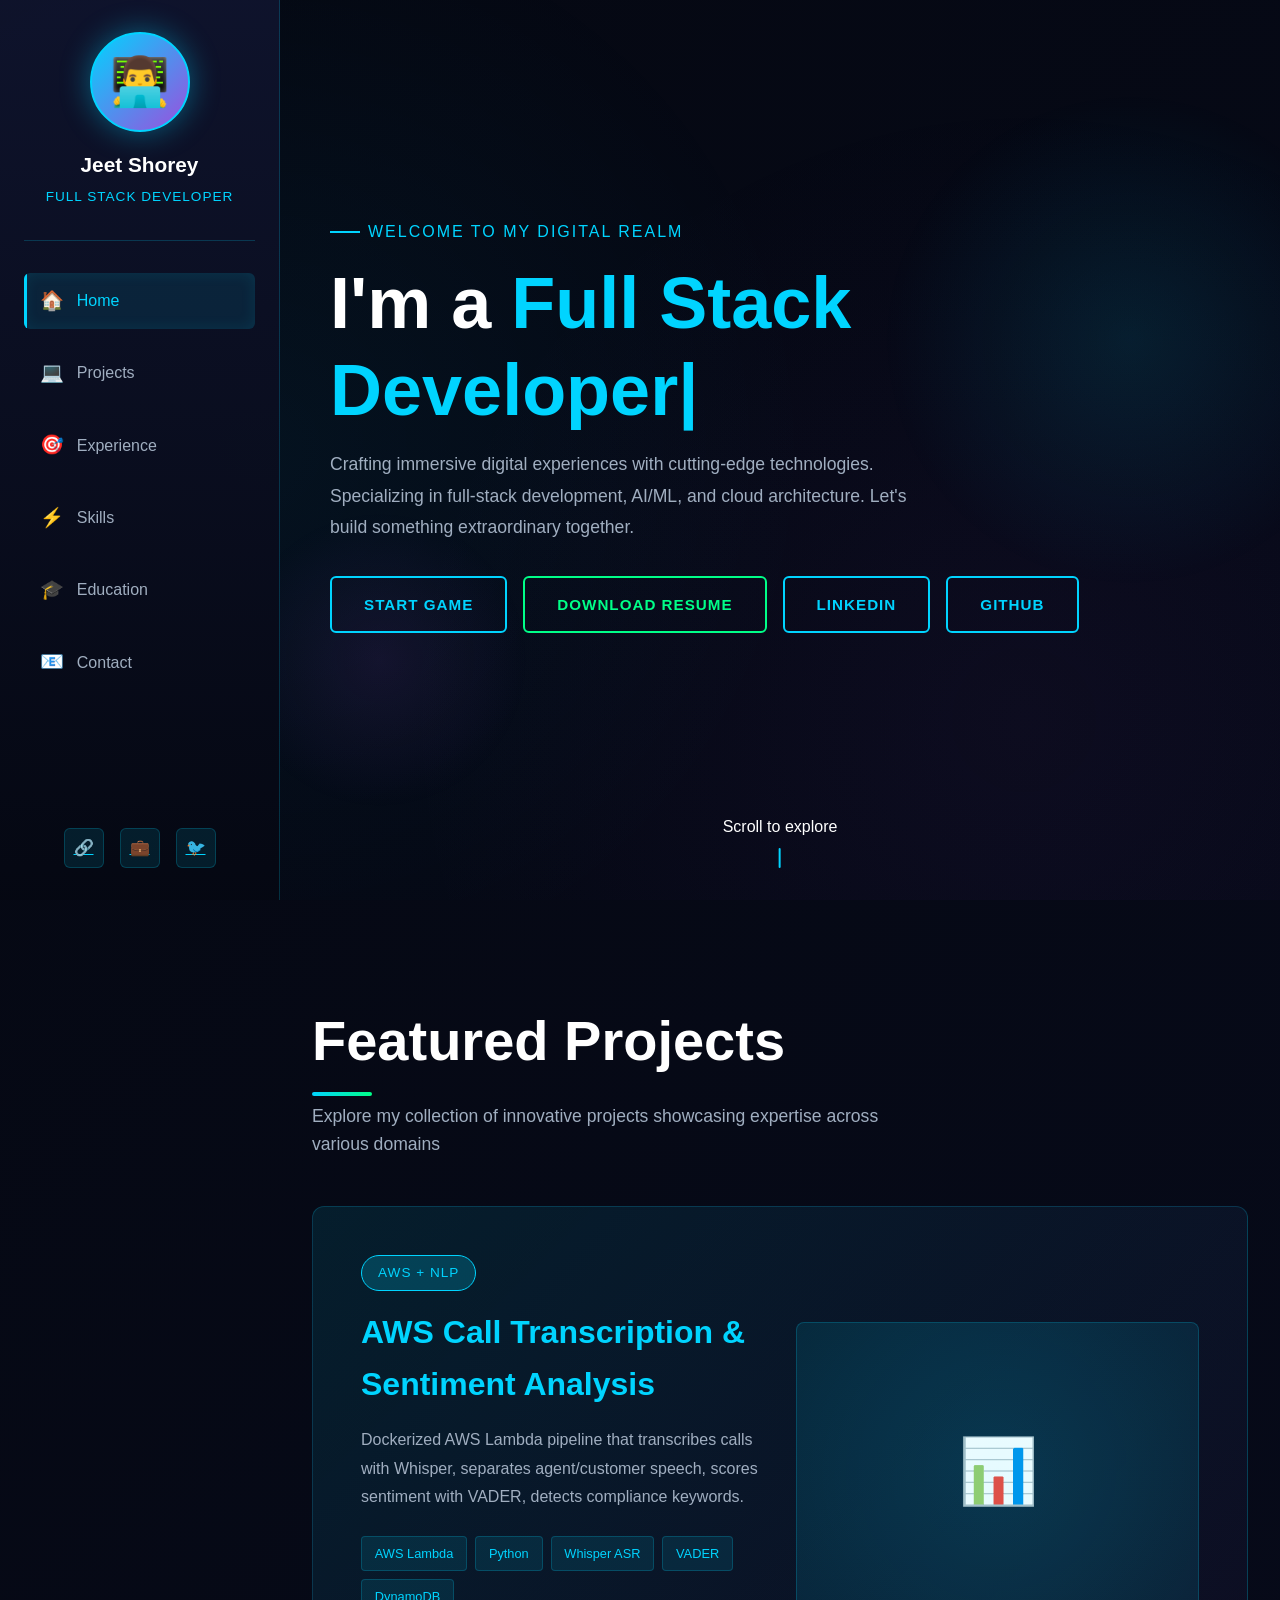
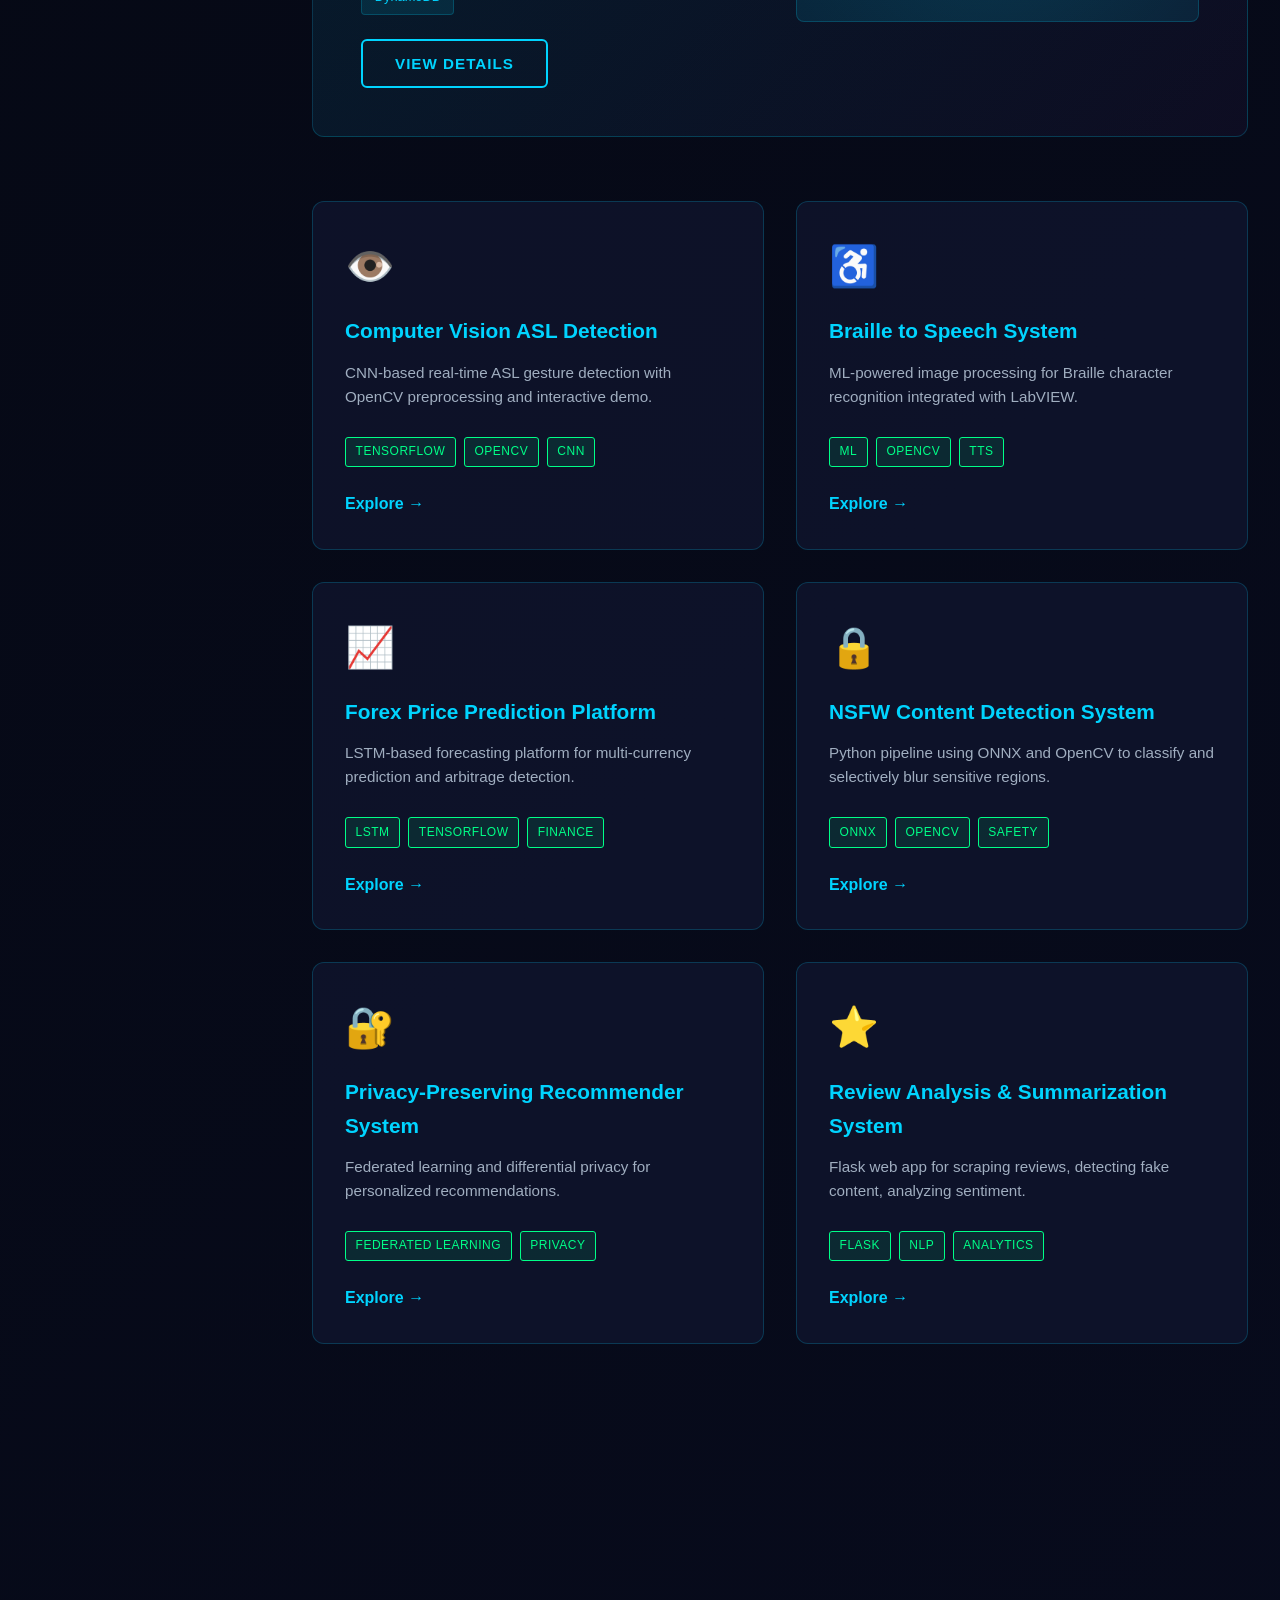
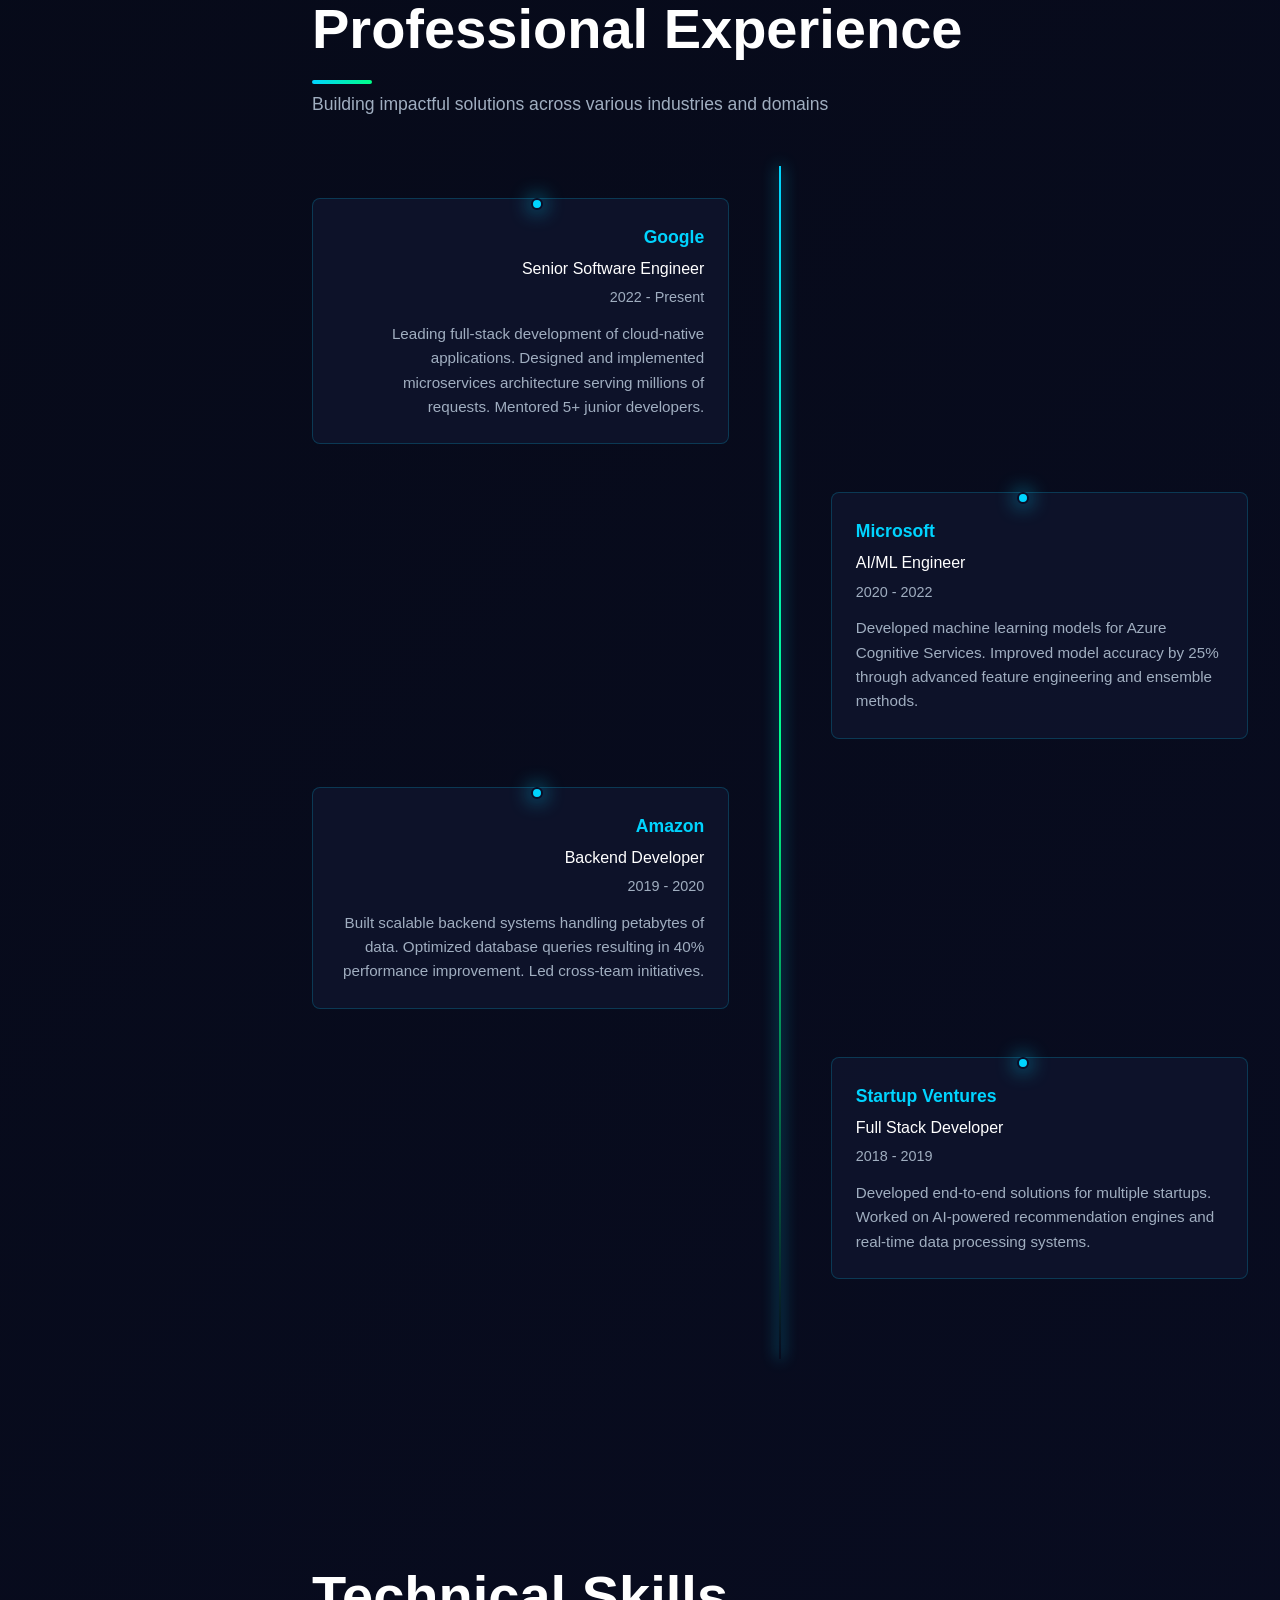
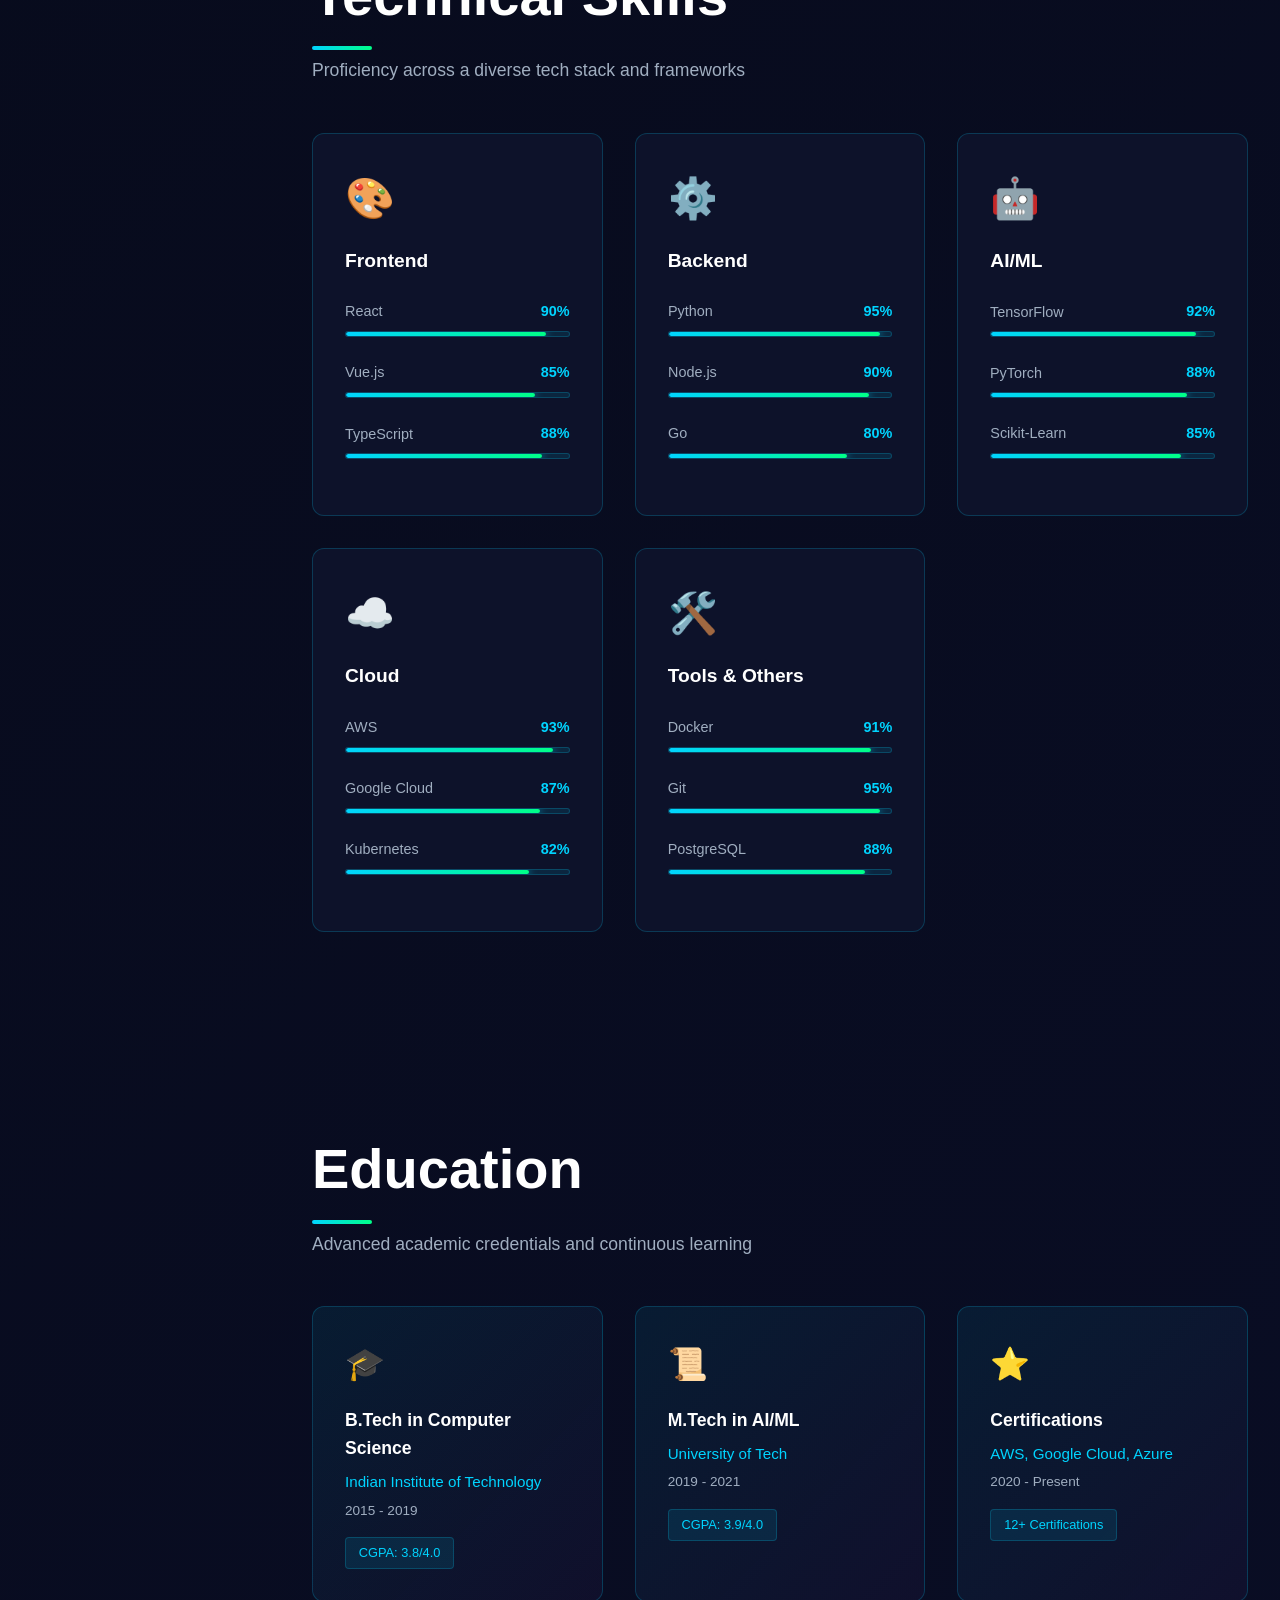
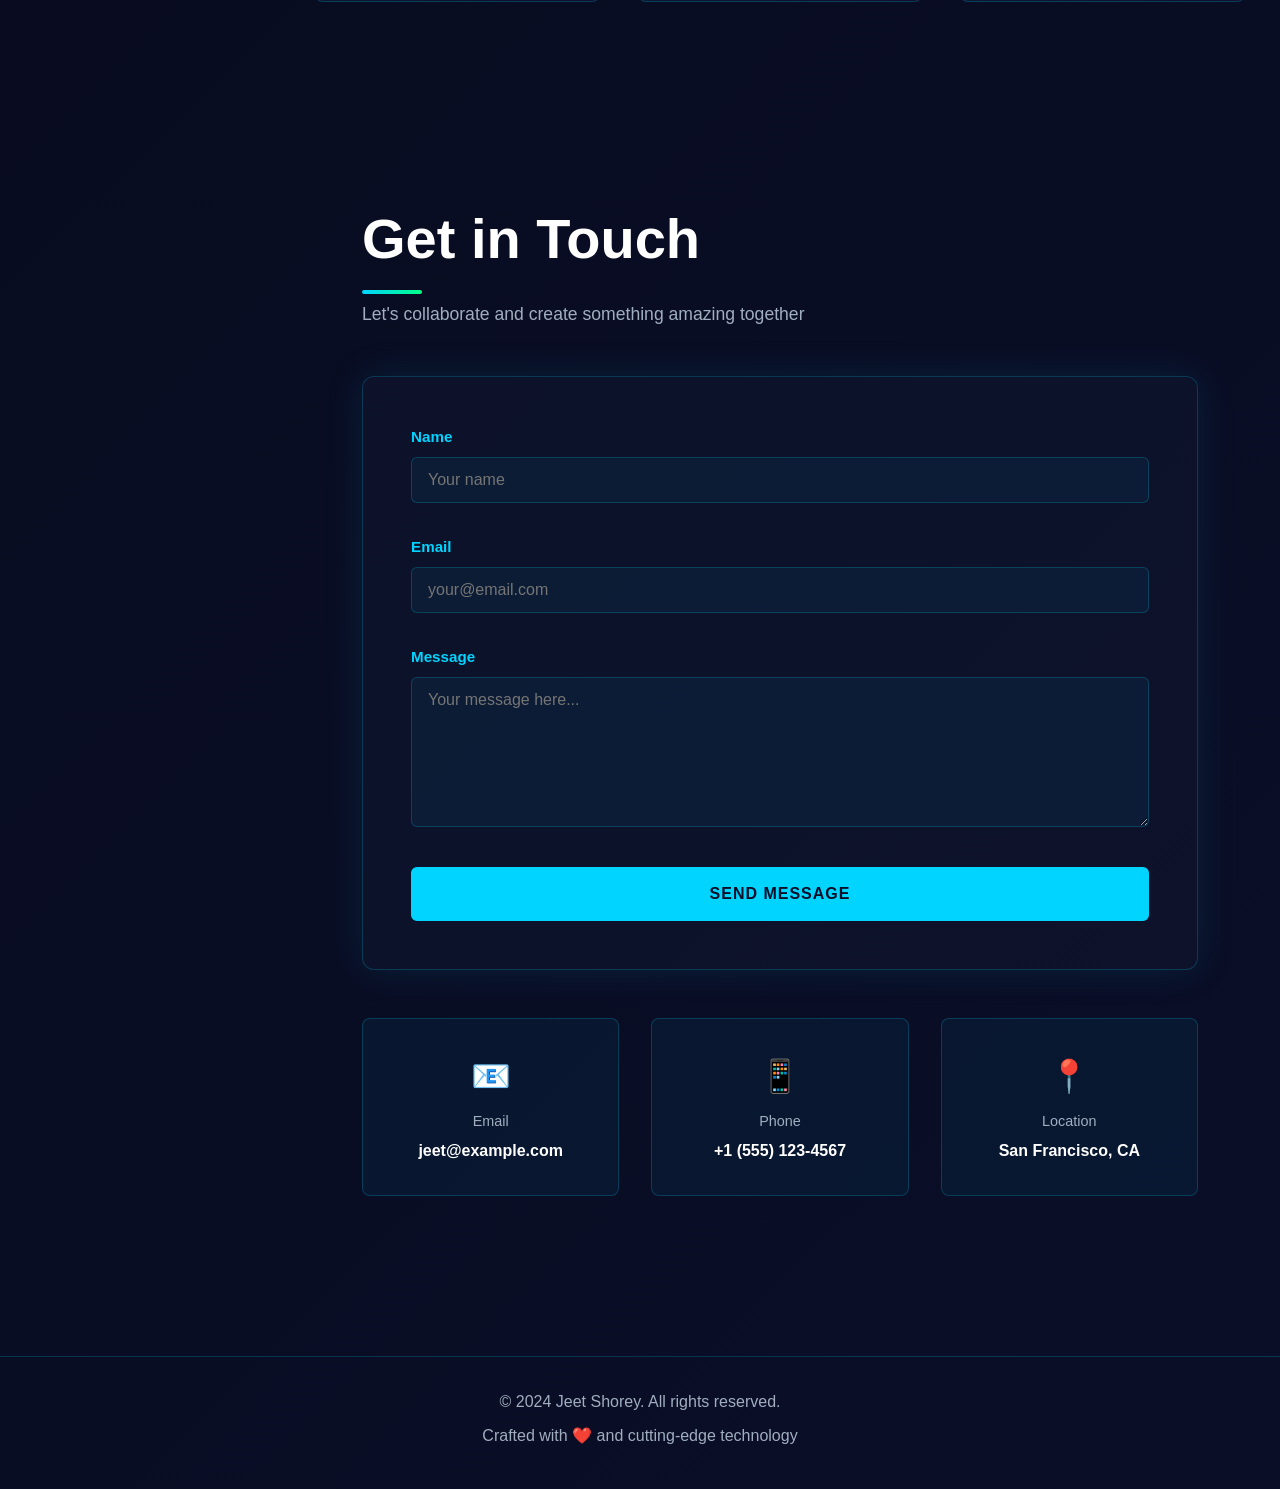
<file: index.html>
<!DOCTYPE html>
<html lang="en">
  <head>
    <meta charset="UTF-8" />
    <meta name="viewport" content="width=device-width, initial-scale=1.0" />
    <title>Jeet Shorey - Futuristic Developer Portfolio</title>
    <link rel="stylesheet" href="./style.css" />
  </head>
  <body>
    <!-- Loading Screen -->
    <div class="loading-screen">
      <div class="loading-content">
        <h1 class="loading-title">SYSTEM INITIALIZING</h1>
        <div class="loading-bar-container">
          <div class="loading-bar"></div>
        </div>
        <div class="loading-percentage">0%</div>
      </div>
    </div>

    <!-- Sidebar Navigation -->
    <aside class="sidebar">
      <div class="sidebar-profile">
        <div class="profile-image">👨‍💻</div>
        <h2 class="profile-name">Jeet Shorey</h2>
        <p class="profile-role">Full Stack Developer</p>
      </div>

      <nav>
        <ul class="nav-links">
          <li class="nav-link">
            <a href="#home" class="active">
              <span class="nav-icon">🏠</span>
              <span>Home</span>
            </a>
          </li>
          <li class="nav-link">
            <a href="#projects">
              <span class="nav-icon">💻</span>
              <span>Projects</span>
            </a>
          </li>
          <li class="nav-link">
            <a href="#experience">
              <span class="nav-icon">🎯</span>
              <span>Experience</span>
            </a>
          </li>
          <li class="nav-link">
            <a href="#skills">
              <span class="nav-icon">⚡</span>
              <span>Skills</span>
            </a>
          </li>
          <li class="nav-link">
            <a href="#education">
              <span class="nav-icon">🎓</span>
              <span>Education</span>
            </a>
          </li>
          <li class="nav-link">
            <a href="#contact">
              <span class="nav-icon">📧</span>
              <span>Contact</span>
            </a>
          </li>
        </ul>
      </nav>

      <div class="sidebar-social">
        <a href="https://github.com" target="_blank" class="social-icon" title="GitHub">
          <span>🔗</span>
        </a>
        <a href="https://linkedin.com" target="_blank" class="social-icon" title="LinkedIn">
          <span>💼</span>
        </a>
        <a href="https://twitter.com" target="_blank" class="social-icon" title="Twitter">
          <span>🐦</span>
        </a>
      </div>
    </aside>

    <!-- Mobile Menu Toggle -->
    <button class="menu-toggle">☰</button>

    <!-- Main Content -->
    <main>
      <!-- Hero Section -->
      <section id="home" class="hero">
        <div class="hero-content">
          <p class="hero-subtitle">Welcome to my digital realm</p>
          <h1 class="hero-title">
            I'm a <span class="typing-text">Full Stack Developer</span>
          </h1>
          <p class="hero-description">
            Crafting immersive digital experiences with cutting-edge technologies.
            Specializing in full-stack development, AI/ML, and cloud architecture.
            Let's build something extraordinary together.
          </p>

          <div class="hero-buttons">
            <button class="btn" onclick="document.querySelector('#projects').scrollIntoView({behavior: 'smooth'})">
              Start Game
            </button>
            <button class="btn btn-secondary" onclick="window.open('#')">
              Download Resume
            </button>
            <a href="https://linkedin.com" class="btn" style="text-decoration: none; display: inline-flex; align-items: center; justify-content: center;">
              LinkedIn
            </a>
            <a href="https://github.com" class="btn" style="text-decoration: none; display: inline-flex; align-items: center; justify-content: center;">
              GitHub
            </a>
          </div>
        </div>

        <div class="scroll-indicator">
          <span>Scroll to explore</span>
          <div class="scroll-arrow"></div>
        </div>
      </section>

      <!-- Projects Section -->
      <section id="projects" class="projects">
        <h2 class="section-title">Featured Projects</h2>
        <p class="section-subtitle">
          Explore my collection of innovative projects showcasing expertise across various domains
        </p>

        <!-- Featured Project -->
        <div class="featured-project">
          <div class="featured-project-content">
            <span class="featured-project-badge">AWS + NLP</span>
            <h3>AWS Call Transcription & Sentiment Analysis</h3>
            <p>
              Dockerized AWS Lambda pipeline that transcribes calls with Whisper, separates
              agent/customer speech, scores sentiment with VADER, detects compliance keywords.
            </p>
            <div class="tech-stack">
              <span class="tech-chip">AWS Lambda</span>
              <span class="tech-chip">Python</span>
              <span class="tech-chip">Whisper ASR</span>
              <span class="tech-chip">VADER</span>
              <span class="tech-chip">DynamoDB</span>
            </div>
            <button class="btn" style="margin-top: 1.5rem;" onclick="window.location.href='./project-detail.html?id=project-1'">
              View Details
            </button>
          </div>
          <div class="featured-project-image">📊</div>
        </div>

        <!-- Projects Grid -->
        <div class="projects-grid">
          <div class="project-card">
            <div class="project-icon">👁️</div>
            <h4>Computer Vision ASL Detection</h4>
            <p>CNN-based real-time ASL gesture detection with OpenCV preprocessing and interactive demo.</p>
            <div class="project-tags">
              <span class="tag">TensorFlow</span>
              <span class="tag">OpenCV</span>
              <span class="tag">CNN</span>
            </div>
            <a href="./project-detail.html?id=project-2" class="project-link">
              Explore →
            </a>
          </div>

          <div class="project-card">
            <div class="project-icon">♿</div>
            <h4>Braille to Speech System</h4>
            <p>ML-powered image processing for Braille character recognition integrated with LabVIEW.</p>
            <div class="project-tags">
              <span class="tag">ML</span>
              <span class="tag">OpenCV</span>
              <span class="tag">TTS</span>
            </div>
            <a href="./project-detail.html" class="project-link">
              Explore →
            </a>
          </div>

          <div class="project-card">
            <div class="project-icon">📈</div>
            <h4>Forex Price Prediction Platform</h4>
            <p>LSTM-based forecasting platform for multi-currency prediction and arbitrage detection.</p>
            <div class="project-tags">
              <span class="tag">LSTM</span>
              <span class="tag">TensorFlow</span>
              <span class="tag">Finance</span>
            </div>
            <a href="./project-detail.html" class="project-link">
              Explore →
            </a>
          </div>

          <div class="project-card">
            <div class="project-icon">🔒</div>
            <h4>NSFW Content Detection System</h4>
            <p>Python pipeline using ONNX and OpenCV to classify and selectively blur sensitive regions.</p>
            <div class="project-tags">
              <span class="tag">ONNX</span>
              <span class="tag">OpenCV</span>
              <span class="tag">Safety</span>
            </div>
            <a href="./project-detail.html" class="project-link">
              Explore →
            </a>
          </div>

          <div class="project-card">
            <div class="project-icon">🔐</div>
            <h4>Privacy-Preserving Recommender System</h4>
            <p>Federated learning and differential privacy for personalized recommendations.</p>
            <div class="project-tags">
              <span class="tag">Federated Learning</span>
              <span class="tag">Privacy</span>
            </div>
            <a href="./project-detail.html" class="project-link">
              Explore →
            </a>
          </div>

          <div class="project-card">
            <div class="project-icon">⭐</div>
            <h4>Review Analysis & Summarization System</h4>
            <p>Flask web app for scraping reviews, detecting fake content, analyzing sentiment.</p>
            <div class="project-tags">
              <span class="tag">Flask</span>
              <span class="tag">NLP</span>
              <span class="tag">Analytics</span>
            </div>
            <a href="./project-detail.html" class="project-link">
              Explore →
            </a>
          </div>
        </div>
      </section>

      <!-- Experience Section -->
      <section id="experience" class="experience">
        <h2 class="section-title">Professional Experience</h2>
        <p class="section-subtitle">
          Building impactful solutions across various industries and domains
        </p>

        <div class="timeline">
          <div class="timeline-item">
            <div class="timeline-dot"></div>
            <div class="timeline-content">
              <div class="timeline-company">Google</div>
              <div class="timeline-role">Senior Software Engineer</div>
              <div class="timeline-date">2022 - Present</div>
              <div class="timeline-description">
                Leading full-stack development of cloud-native applications. Designed and implemented
                microservices architecture serving millions of requests. Mentored 5+ junior developers.
              </div>
            </div>
          </div>

          <div class="timeline-item">
            <div class="timeline-dot"></div>
            <div class="timeline-content">
              <div class="timeline-company">Microsoft</div>
              <div class="timeline-role">AI/ML Engineer</div>
              <div class="timeline-date">2020 - 2022</div>
              <div class="timeline-description">
                Developed machine learning models for Azure Cognitive Services. Improved model
                accuracy by 25% through advanced feature engineering and ensemble methods.
              </div>
            </div>
          </div>

          <div class="timeline-item">
            <div class="timeline-dot"></div>
            <div class="timeline-content">
              <div class="timeline-company">Amazon</div>
              <div class="timeline-role">Backend Developer</div>
              <div class="timeline-date">2019 - 2020</div>
              <div class="timeline-description">
                Built scalable backend systems handling petabytes of data. Optimized database queries
                resulting in 40% performance improvement. Led cross-team initiatives.
              </div>
            </div>
          </div>

          <div class="timeline-item">
            <div class="timeline-dot"></div>
            <div class="timeline-content">
              <div class="timeline-company">Startup Ventures</div>
              <div class="timeline-role">Full Stack Developer</div>
              <div class="timeline-date">2018 - 2019</div>
              <div class="timeline-description">
                Developed end-to-end solutions for multiple startups. Worked on AI-powered
                recommendation engines and real-time data processing systems.
              </div>
            </div>
          </div>
        </div>
      </section>

      <!-- Skills Section -->
      <section id="skills" class="skills">
        <h2 class="section-title">Technical Skills</h2>
        <p class="section-subtitle">
          Proficiency across a diverse tech stack and frameworks
        </p>

        <div class="skills-grid">
          <div class="skill-category">
            <div class="skill-icon">🎨</div>
            <h4>Frontend</h4>
            <div class="skill-bars">
              <div class="skill-item">
                <div class="skill-name">
                  <span class="skill-label">React</span>
                  <span class="skill-percent">90%</span>
                </div>
                <div class="skill-bar">
                  <div class="skill-progress" style="width: 90%;"></div>
                </div>
              </div>
              <div class="skill-item">
                <div class="skill-name">
                  <span class="skill-label">Vue.js</span>
                  <span class="skill-percent">85%</span>
                </div>
                <div class="skill-bar">
                  <div class="skill-progress" style="width: 85%;"></div>
                </div>
              </div>
              <div class="skill-item">
                <div class="skill-name">
                  <span class="skill-label">TypeScript</span>
                  <span class="skill-percent">88%</span>
                </div>
                <div class="skill-bar">
                  <div class="skill-progress" style="width: 88%;"></div>
                </div>
              </div>
            </div>
          </div>

          <div class="skill-category">
            <div class="skill-icon">⚙️</div>
            <h4>Backend</h4>
            <div class="skill-bars">
              <div class="skill-item">
                <div class="skill-name">
                  <span class="skill-label">Python</span>
                  <span class="skill-percent">95%</span>
                </div>
                <div class="skill-bar">
                  <div class="skill-progress" style="width: 95%;"></div>
                </div>
              </div>
              <div class="skill-item">
                <div class="skill-name">
                  <span class="skill-label">Node.js</span>
                  <span class="skill-percent">90%</span>
                </div>
                <div class="skill-bar">
                  <div class="skill-progress" style="width: 90%;"></div>
                </div>
              </div>
              <div class="skill-item">
                <div class="skill-name">
                  <span class="skill-label">Go</span>
                  <span class="skill-percent">80%</span>
                </div>
                <div class="skill-bar">
                  <div class="skill-progress" style="width: 80%;"></div>
                </div>
              </div>
            </div>
          </div>

          <div class="skill-category">
            <div class="skill-icon">🤖</div>
            <h4>AI/ML</h4>
            <div class="skill-bars">
              <div class="skill-item">
                <div class="skill-name">
                  <span class="skill-label">TensorFlow</span>
                  <span class="skill-percent">92%</span>
                </div>
                <div class="skill-bar">
                  <div class="skill-progress" style="width: 92%;"></div>
                </div>
              </div>
              <div class="skill-item">
                <div class="skill-name">
                  <span class="skill-label">PyTorch</span>
                  <span class="skill-percent">88%</span>
                </div>
                <div class="skill-bar">
                  <div class="skill-progress" style="width: 88%;"></div>
                </div>
              </div>
              <div class="skill-item">
                <div class="skill-name">
                  <span class="skill-label">Scikit-Learn</span>
                  <span class="skill-percent">85%</span>
                </div>
                <div class="skill-bar">
                  <div class="skill-progress" style="width: 85%;"></div>
                </div>
              </div>
            </div>
          </div>

          <div class="skill-category">
            <div class="skill-icon">☁️</div>
            <h4>Cloud</h4>
            <div class="skill-bars">
              <div class="skill-item">
                <div class="skill-name">
                  <span class="skill-label">AWS</span>
                  <span class="skill-percent">93%</span>
                </div>
                <div class="skill-bar">
                  <div class="skill-progress" style="width: 93%;"></div>
                </div>
              </div>
              <div class="skill-item">
                <div class="skill-name">
                  <span class="skill-label">Google Cloud</span>
                  <span class="skill-percent">87%</span>
                </div>
                <div class="skill-bar">
                  <div class="skill-progress" style="width: 87%;"></div>
                </div>
              </div>
              <div class="skill-item">
                <div class="skill-name">
                  <span class="skill-label">Kubernetes</span>
                  <span class="skill-percent">82%</span>
                </div>
                <div class="skill-bar">
                  <div class="skill-progress" style="width: 82%;"></div>
                </div>
              </div>
            </div>
          </div>

          <div class="skill-category">
            <div class="skill-icon">🛠️</div>
            <h4>Tools & Others</h4>
            <div class="skill-bars">
              <div class="skill-item">
                <div class="skill-name">
                  <span class="skill-label">Docker</span>
                  <span class="skill-percent">91%</span>
                </div>
                <div class="skill-bar">
                  <div class="skill-progress" style="width: 91%;"></div>
                </div>
              </div>
              <div class="skill-item">
                <div class="skill-name">
                  <span class="skill-label">Git</span>
                  <span class="skill-percent">95%</span>
                </div>
                <div class="skill-bar">
                  <div class="skill-progress" style="width: 95%;"></div>
                </div>
              </div>
              <div class="skill-item">
                <div class="skill-name">
                  <span class="skill-label">PostgreSQL</span>
                  <span class="skill-percent">88%</span>
                </div>
                <div class="skill-bar">
                  <div class="skill-progress" style="width: 88%;"></div>
                </div>
              </div>
            </div>
          </div>
        </div>
      </section>

      <!-- Education Section -->
      <section id="education" class="education">
        <h2 class="section-title">Education</h2>
        <p class="section-subtitle">
          Advanced academic credentials and continuous learning
        </p>

        <div class="education-grid">
          <div class="education-card">
            <div class="education-icon">🎓</div>
            <div class="education-degree">B.Tech in Computer Science</div>
            <div class="education-school">Indian Institute of Technology</div>
            <div class="education-year">2015 - 2019</div>
            <span class="education-gpa">CGPA: 3.8/4.0</span>
          </div>

          <div class="education-card">
            <div class="education-icon">📜</div>
            <div class="education-degree">M.Tech in AI/ML</div>
            <div class="education-school">University of Tech</div>
            <div class="education-year">2019 - 2021</div>
            <span class="education-gpa">CGPA: 3.9/4.0</span>
          </div>

          <div class="education-card">
            <div class="education-icon">⭐</div>
            <div class="education-degree">Certifications</div>
            <div class="education-school">AWS, Google Cloud, Azure</div>
            <div class="education-year">2020 - Present</div>
            <span class="education-gpa">12+ Certifications</span>
          </div>
        </div>
      </section>

      <!-- Contact Section -->
      <section id="contact" class="contact">
        <h2 class="section-title">Get in Touch</h2>
        <p class="section-subtitle">
          Let's collaborate and create something amazing together
        </p>

        <form class="contact-form">
          <div class="form-group">
            <label for="name">Name</label>
            <input type="text" id="name" name="name" required placeholder="Your name" />
          </div>

          <div class="form-group">
            <label for="email">Email</label>
            <input type="email" id="email" name="email" required placeholder="your@email.com" />
          </div>

          <div class="form-group">
            <label for="message">Message</label>
            <textarea
              id="message"
              name="message"
              required
              placeholder="Your message here..."
            ></textarea>
          </div>

          <button type="submit" class="form-submit">Send Message</button>
        </form>

        <div class="contact-info">
          <div class="info-box">
            <div class="info-icon">📧</div>
            <div class="info-label">Email</div>
            <div class="info-value">jeet@example.com</div>
          </div>

          <div class="info-box">
            <div class="info-icon">📱</div>
            <div class="info-label">Phone</div>
            <div class="info-value">+1 (555) 123-4567</div>
          </div>

          <div class="info-box">
            <div class="info-icon">📍</div>
            <div class="info-label">Location</div>
            <div class="info-value">San Francisco, CA</div>
          </div>
        </div>
      </section>
    </main>

    <!-- Footer -->
    <footer>
      <p>&copy; 2024 Jeet Shorey. All rights reserved.</p>
      <p>Crafted with ❤️ and cutting-edge technology</p>
    </footer>

    <script src="./main.js"></script>
  </body>
</html>
</file>
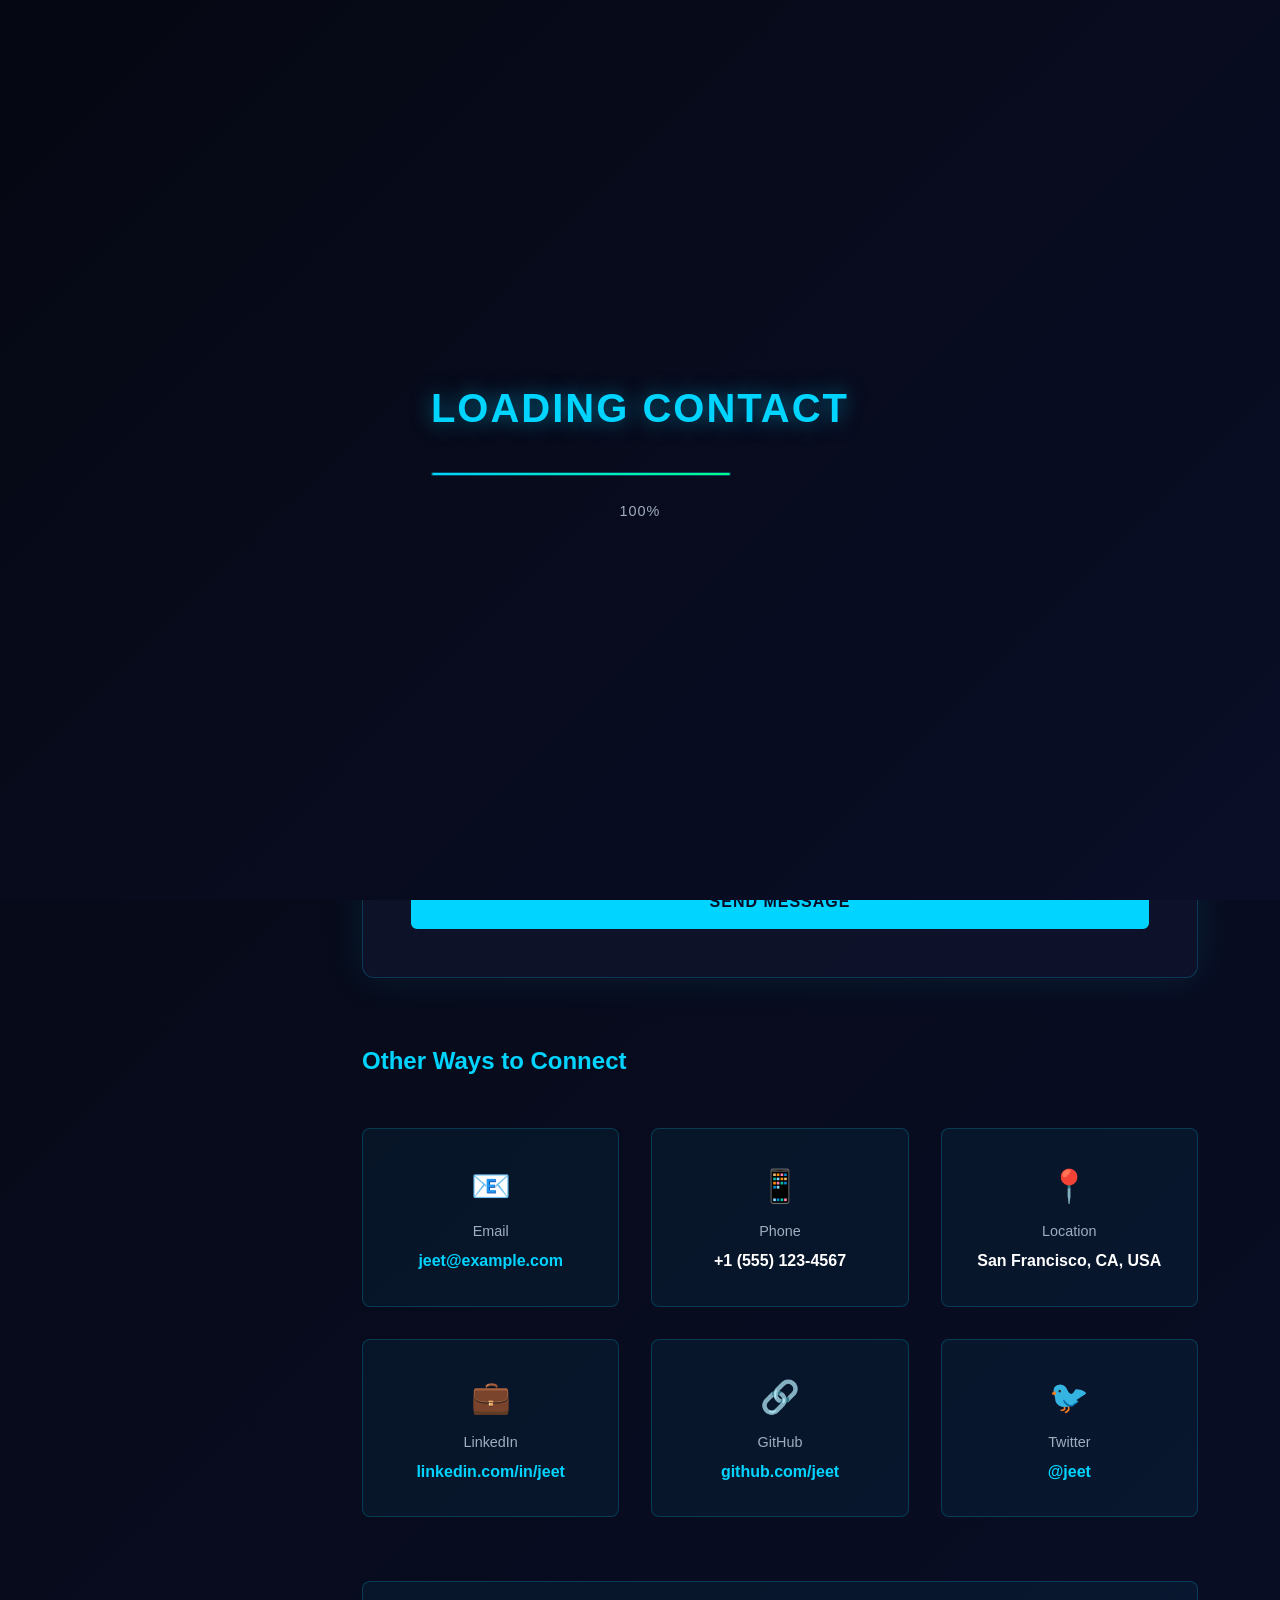
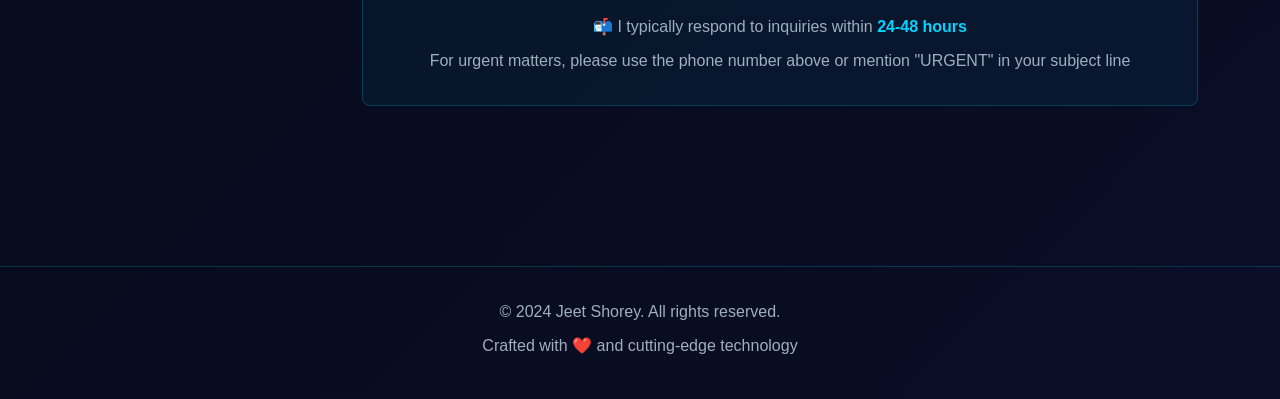
<file: contact.html>
<!DOCTYPE html>
<html lang="en">
  <head>
    <meta charset="UTF-8" />
    <meta name="viewport" content="width=device-width, initial-scale=1.0" />
    <title>Contact - Jeet Shorey Portfolio</title>
    <link rel="stylesheet" href="./style.css" />
  </head>
  <body>
    <!-- Loading Screen -->
    <div class="loading-screen">
      <div class="loading-content">
        <h1 class="loading-title">LOADING CONTACT</h1>
        <div class="loading-bar-container">
          <div class="loading-bar"></div>
        </div>
        <div class="loading-percentage">0%</div>
      </div>
    </div>

    <!-- Sidebar Navigation -->
    <aside class="sidebar">
      <div class="sidebar-profile">
        <div class="profile-image">👨‍💻</div>
        <h2 class="profile-name">Jeet Shorey</h2>
        <p class="profile-role">Full Stack Developer</p>
      </div>

      <nav>
        <ul class="nav-links">
          <li class="nav-link">
            <a href="./index.html">
              <span class="nav-icon">🏠</span>
              <span>Home</span>
            </a>
          </li>
          <li class="nav-link">
            <a href="./projects.html">
              <span class="nav-icon">💻</span>
              <span>Projects</span>
            </a>
          </li>
          <li class="nav-link">
            <a href="./experience.html">
              <span class="nav-icon">🎯</span>
              <span>Experience</span>
            </a>
          </li>
          <li class="nav-link">
            <a href="./index.html#skills">
              <span class="nav-icon">⚡</span>
              <span>Skills</span>
            </a>
          </li>
          <li class="nav-link">
            <a href="./index.html#education">
              <span class="nav-icon">🎓</span>
              <span>Education</span>
            </a>
          </li>
          <li class="nav-link">
            <a href="./contact.html" class="active">
              <span class="nav-icon">📧</span>
              <span>Contact</span>
            </a>
          </li>
        </ul>
      </nav>

      <div class="sidebar-social">
        <a href="https://github.com" target="_blank" class="social-icon" title="GitHub">
          <span>🔗</span>
        </a>
        <a href="https://linkedin.com" target="_blank" class="social-icon" title="LinkedIn">
          <span>💼</span>
        </a>
        <a href="https://twitter.com" target="_blank" class="social-icon" title="Twitter">
          <span>🐦</span>
        </a>
      </div>
    </aside>

    <!-- Mobile Menu Toggle -->
    <button class="menu-toggle">☰</button>

    <!-- Main Content -->
    <main>
      <section class="contact" style="padding-top: 4rem;">
        <h2 class="section-title">Get In Touch</h2>
        <p class="section-subtitle">
          Have an exciting opportunity or just want to say hello? I'd love to hear from you.
          Let's create something amazing together!
        </p>

        <form class="contact-form">
          <div class="form-group">
            <label for="name">Full Name</label>
            <input
              type="text"
              id="name"
              name="name"
              required
              placeholder="Your full name"
            />
          </div>

          <div class="form-group">
            <label for="email">Email Address</label>
            <input
              type="email"
              id="email"
              name="email"
              required
              placeholder="your@email.com"
            />
          </div>

          <div class="form-group">
            <label for="subject">Subject</label>
            <input
              type="text"
              id="subject"
              name="subject"
              placeholder="What is this about?"
            />
          </div>

          <div class="form-group">
            <label for="message">Message</label>
            <textarea
              id="message"
              name="message"
              required
              placeholder="Tell me more about your project, opportunity, or message..."
            ></textarea>
          </div>

          <button type="submit" class="form-submit">Send Message</button>
        </form>

        <!-- Contact Information -->
        <div style="margin-top: 4rem;">
          <h3 style="font-size: 1.5rem; color: var(--primary); margin-bottom: 2rem;">
            Other Ways to Connect
          </h3>

          <div class="contact-info">
            <div class="info-box">
              <div class="info-icon">📧</div>
              <div class="info-label">Email</div>
              <div class="info-value">
                <a href="mailto:jeet@example.com" style="color: var(--primary); text-decoration: none;">
                  jeet@example.com
                </a>
              </div>
            </div>

            <div class="info-box">
              <div class="info-icon">📱</div>
              <div class="info-label">Phone</div>
              <div class="info-value">+1 (555) 123-4567</div>
            </div>

            <div class="info-box">
              <div class="info-icon">📍</div>
              <div class="info-label">Location</div>
              <div class="info-value">San Francisco, CA, USA</div>
            </div>

            <div class="info-box">
              <div class="info-icon">💼</div>
              <div class="info-label">LinkedIn</div>
              <div class="info-value">
                <a
                  href="https://linkedin.com/in/jeet"
                  target="_blank"
                  style="color: var(--primary); text-decoration: none;"
                >
                  linkedin.com/in/jeet
                </a>
              </div>
            </div>

            <div class="info-box">
              <div class="info-icon">🔗</div>
              <div class="info-label">GitHub</div>
              <div class="info-value">
                <a
                  href="https://github.com/jeet"
                  target="_blank"
                  style="color: var(--primary); text-decoration: none;"
                >
                  github.com/jeet
                </a>
              </div>
            </div>

            <div class="info-box">
              <div class="info-icon">🐦</div>
              <div class="info-label">Twitter</div>
              <div class="info-value">
                <a
                  href="https://twitter.com/jeet"
                  target="_blank"
                  style="color: var(--primary); text-decoration: none;"
                >
                  @jeet
                </a>
              </div>
            </div>
          </div>
        </div>

        <!-- Response Time -->
        <div style="margin-top: 4rem; padding: 2rem; background: rgba(0, 212, 255, 0.05); border: 1px solid var(--border-color); border-radius: 8px; text-align: center;">
          <p style="color: var(--text-secondary);">
            📬 I typically respond to inquiries within <strong style="color: var(--primary);">24-48 hours</strong>
          </p>
          <p style="color: var(--text-secondary); margin-top: 0.5rem;">
            For urgent matters, please use the phone number above or mention "URGENT" in your subject line
          </p>
        </div>
      </section>
    </main>

    <!-- Footer -->
    <footer>
      <p>&copy; 2024 Jeet Shorey. All rights reserved.</p>
      <p>Crafted with ❤️ and cutting-edge technology</p>
    </footer>

    <script src="./main.js"></script>
  </body>
</html>
</file>
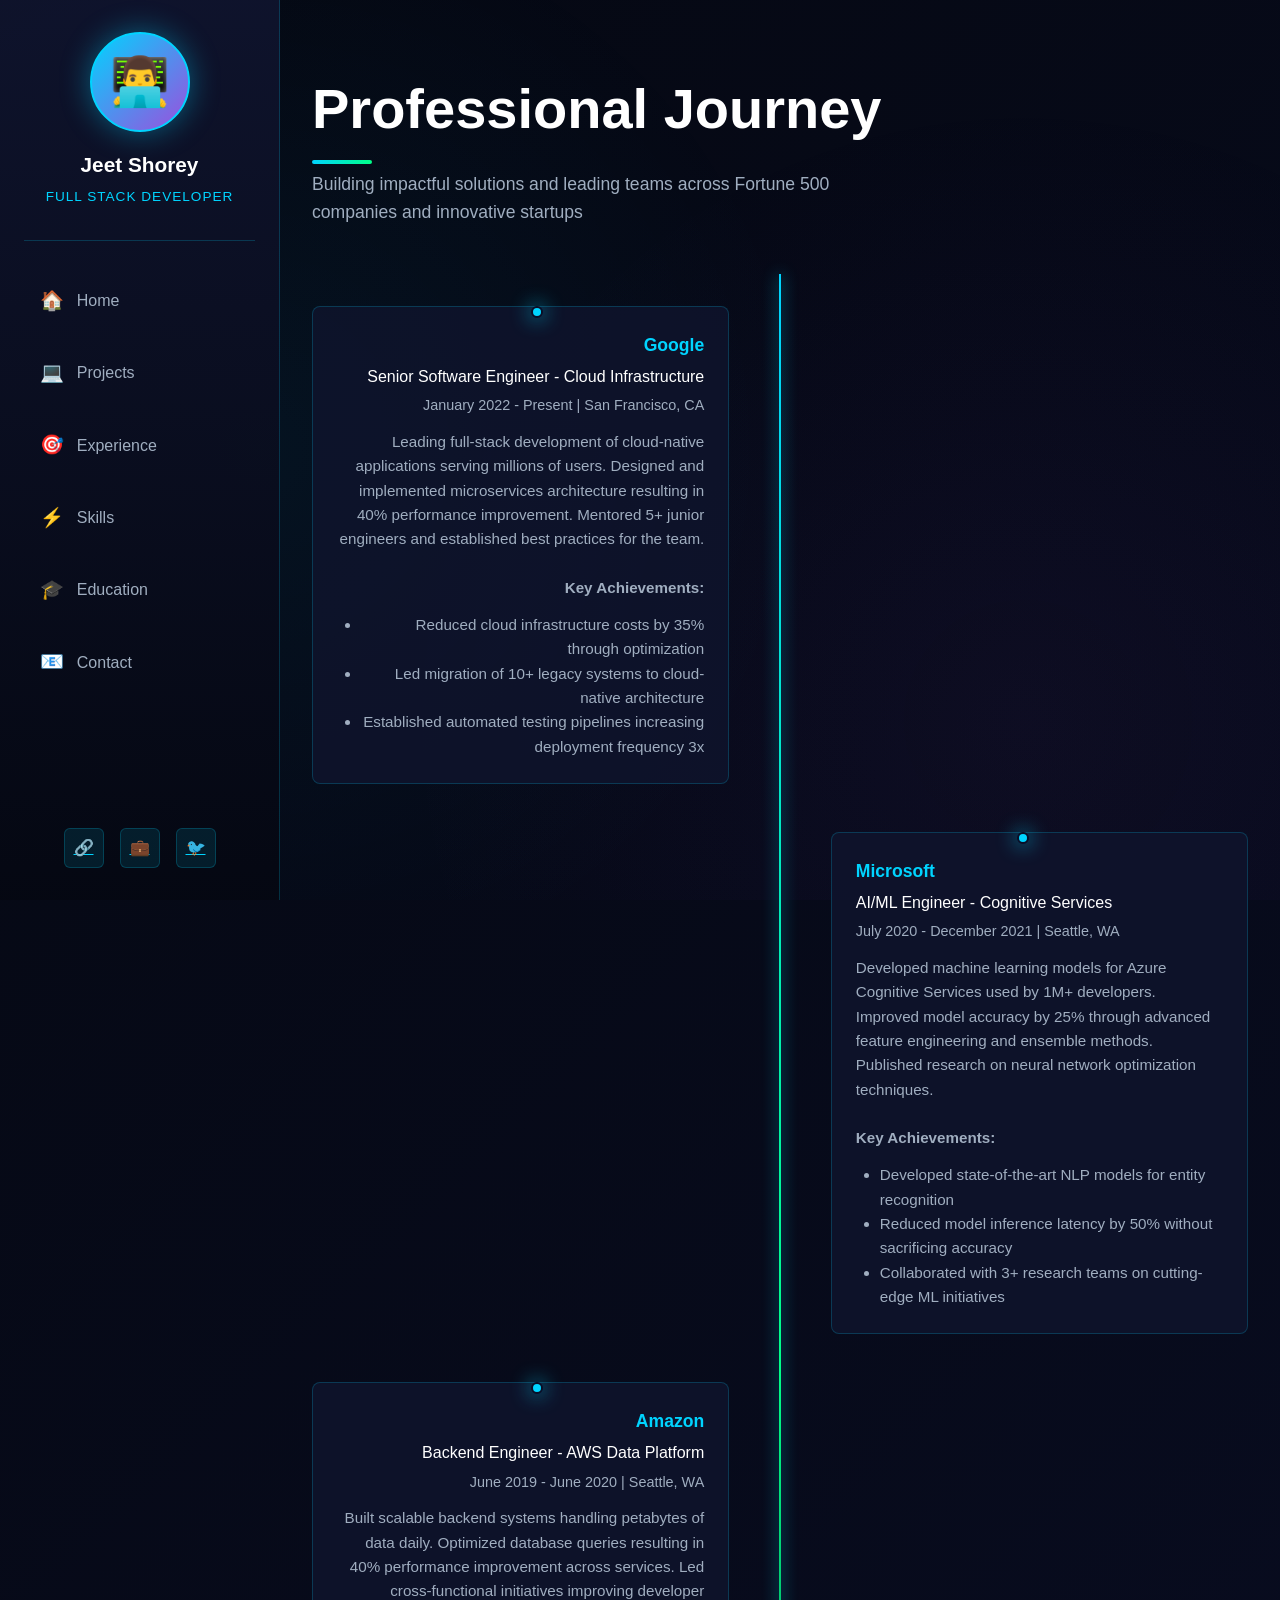
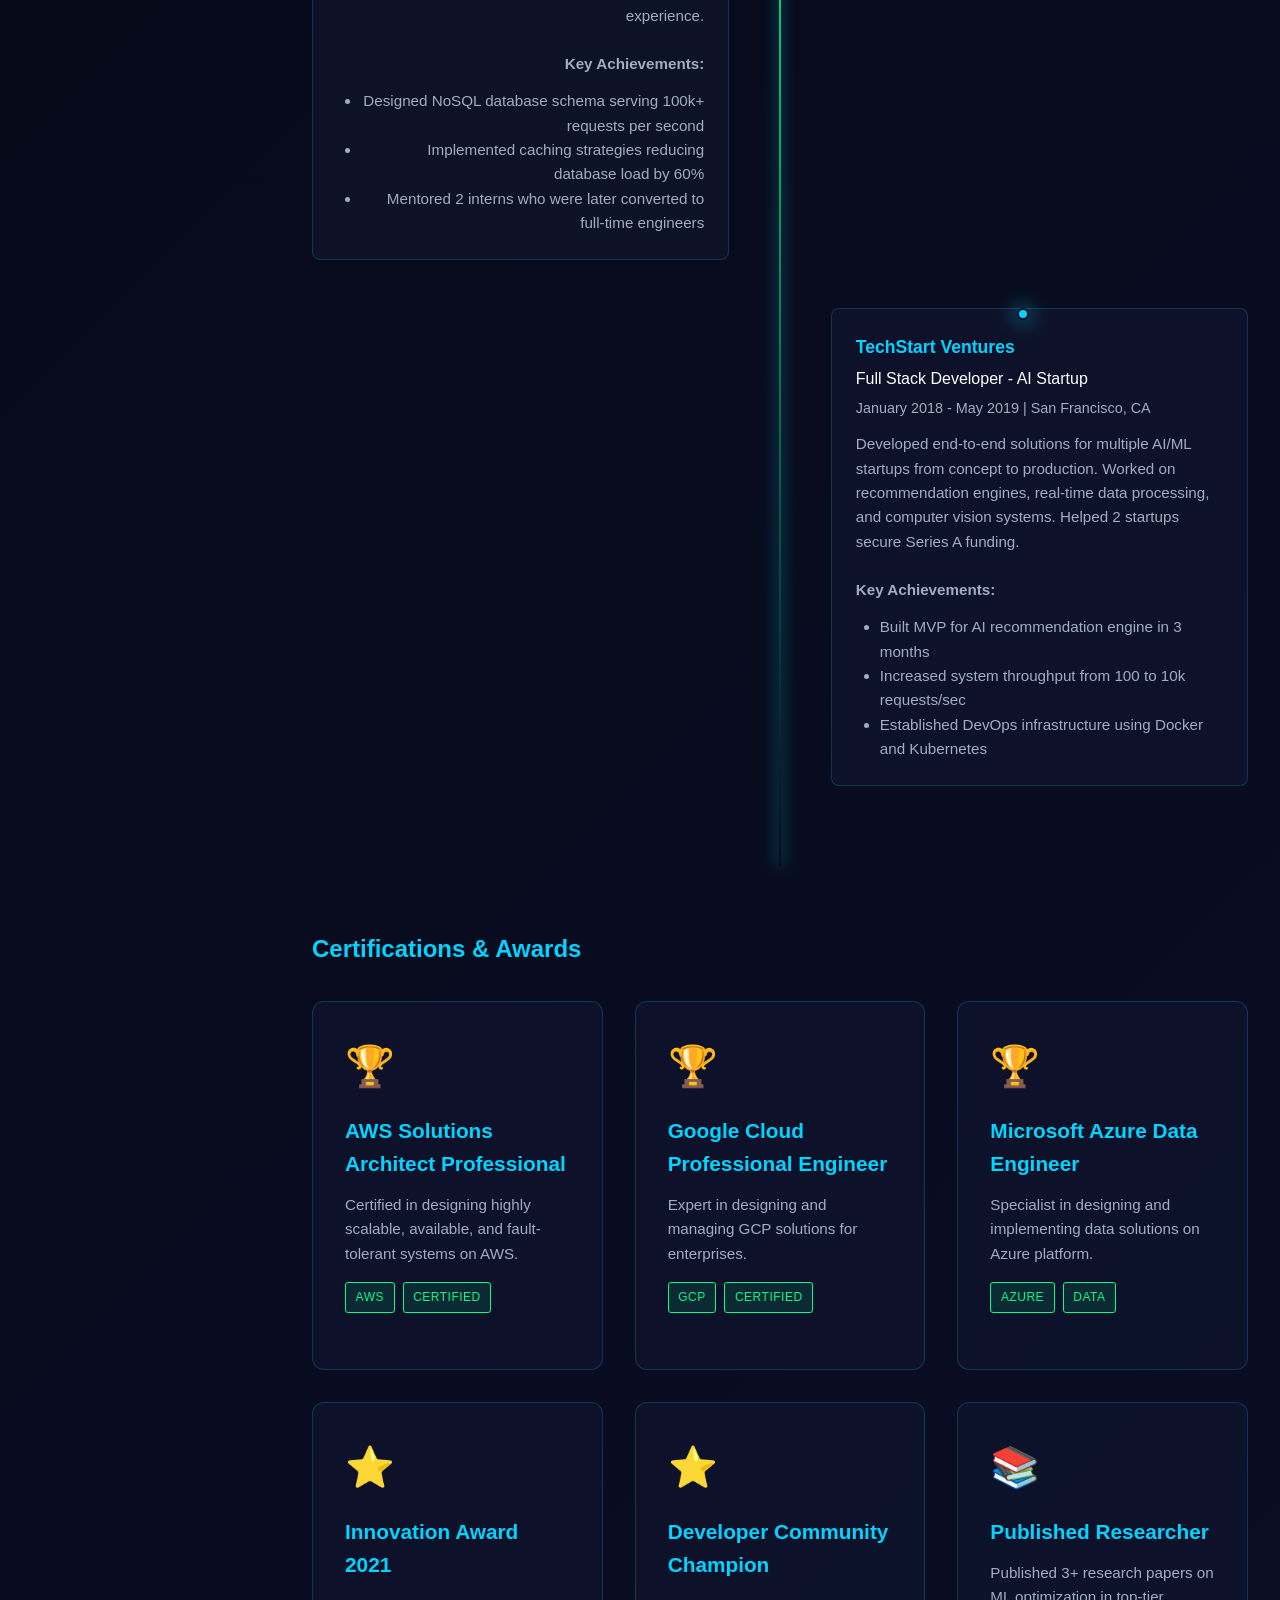
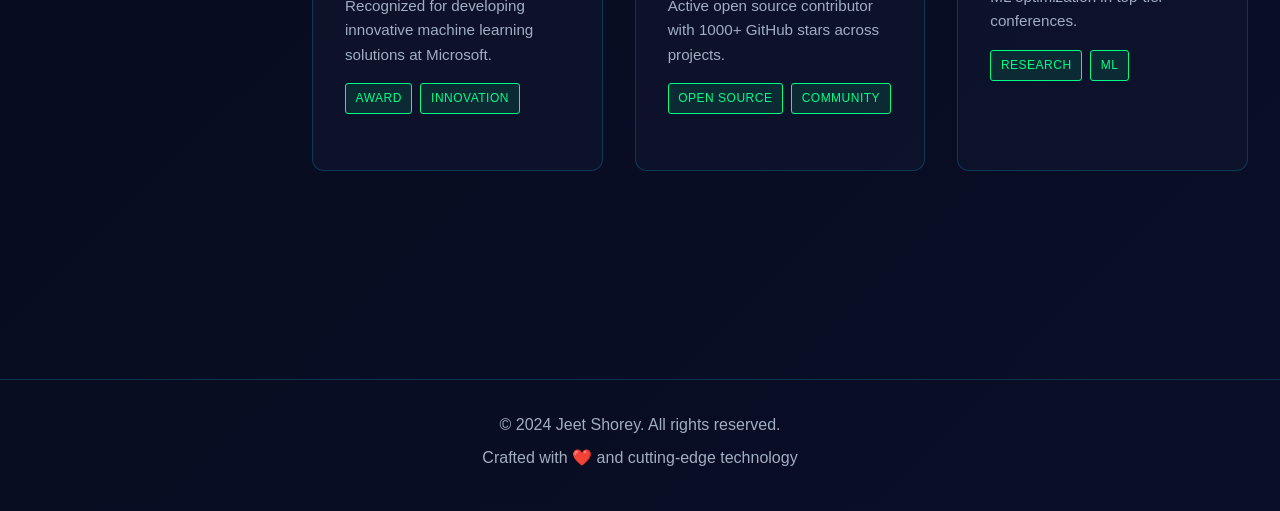
<file: experience.html>
<!DOCTYPE html>
<html lang="en">
  <head>
    <meta charset="UTF-8" />
    <meta name="viewport" content="width=device-width, initial-scale=1.0" />
    <title>Experience - Jeet Shorey Portfolio</title>
    <link rel="stylesheet" href="./style.css" />
  </head>
  <body>
    <!-- Loading Screen -->
    <div class="loading-screen">
      <div class="loading-content">
        <h1 class="loading-title">LOADING EXPERIENCE</h1>
        <div class="loading-bar-container">
          <div class="loading-bar"></div>
        </div>
        <div class="loading-percentage">0%</div>
      </div>
    </div>

    <!-- Sidebar Navigation -->
    <aside class="sidebar">
      <div class="sidebar-profile">
        <div class="profile-image">👨‍💻</div>
        <h2 class="profile-name">Jeet Shorey</h2>
        <p class="profile-role">Full Stack Developer</p>
      </div>

      <nav>
        <ul class="nav-links">
          <li class="nav-link">
            <a href="./index.html">
              <span class="nav-icon">🏠</span>
              <span>Home</span>
            </a>
          </li>
          <li class="nav-link">
            <a href="./projects.html">
              <span class="nav-icon">💻</span>
              <span>Projects</span>
            </a>
          </li>
          <li class="nav-link">
            <a href="./experience.html" class="active">
              <span class="nav-icon">🎯</span>
              <span>Experience</span>
            </a>
          </li>
          <li class="nav-link">
            <a href="./index.html#skills">
              <span class="nav-icon">⚡</span>
              <span>Skills</span>
            </a>
          </li>
          <li class="nav-link">
            <a href="./index.html#education">
              <span class="nav-icon">🎓</span>
              <span>Education</span>
            </a>
          </li>
          <li class="nav-link">
            <a href="./contact.html">
              <span class="nav-icon">📧</span>
              <span>Contact</span>
            </a>
          </li>
        </ul>
      </nav>

      <div class="sidebar-social">
        <a href="https://github.com" target="_blank" class="social-icon" title="GitHub">
          <span>🔗</span>
        </a>
        <a href="https://linkedin.com" target="_blank" class="social-icon" title="LinkedIn">
          <span>💼</span>
        </a>
        <a href="https://twitter.com" target="_blank" class="social-icon" title="Twitter">
          <span>🐦</span>
        </a>
      </div>
    </aside>

    <!-- Mobile Menu Toggle -->
    <button class="menu-toggle">☰</button>

    <!-- Main Content -->
    <main>
      <section class="experience" style="padding-top: 4rem;">
        <h2 class="section-title">Professional Journey</h2>
        <p class="section-subtitle">
          Building impactful solutions and leading teams across Fortune 500 companies and innovative startups
        </p>

        <div class="timeline">
          <div class="timeline-item">
            <div class="timeline-dot"></div>
            <div class="timeline-content">
              <div class="timeline-company">Google</div>
              <div class="timeline-role">Senior Software Engineer - Cloud Infrastructure</div>
              <div class="timeline-date">January 2022 - Present | San Francisco, CA</div>
              <div class="timeline-description">
                Leading full-stack development of cloud-native applications serving millions of users.
                Designed and implemented microservices architecture resulting in 40% performance improvement.
                Mentored 5+ junior engineers and established best practices for the team.
                <br /><br />
                <strong>Key Achievements:</strong>
                <ul style="margin-top: 0.8rem; margin-left: 1.5rem; color: var(--text-secondary);">
                  <li>Reduced cloud infrastructure costs by 35% through optimization</li>
                  <li>Led migration of 10+ legacy systems to cloud-native architecture</li>
                  <li>Established automated testing pipelines increasing deployment frequency 3x</li>
                </ul>
              </div>
            </div>
          </div>

          <div class="timeline-item">
            <div class="timeline-dot"></div>
            <div class="timeline-content">
              <div class="timeline-company">Microsoft</div>
              <div class="timeline-role">AI/ML Engineer - Cognitive Services</div>
              <div class="timeline-date">July 2020 - December 2021 | Seattle, WA</div>
              <div class="timeline-description">
                Developed machine learning models for Azure Cognitive Services used by 1M+ developers.
                Improved model accuracy by 25% through advanced feature engineering and ensemble methods.
                Published research on neural network optimization techniques.
                <br /><br />
                <strong>Key Achievements:</strong>
                <ul style="margin-top: 0.8rem; margin-left: 1.5rem; color: var(--text-secondary);">
                  <li>Developed state-of-the-art NLP models for entity recognition</li>
                  <li>Reduced model inference latency by 50% without sacrificing accuracy</li>
                  <li>Collaborated with 3+ research teams on cutting-edge ML initiatives</li>
                </ul>
              </div>
            </div>
          </div>

          <div class="timeline-item">
            <div class="timeline-dot"></div>
            <div class="timeline-content">
              <div class="timeline-company">Amazon</div>
              <div class="timeline-role">Backend Engineer - AWS Data Platform</div>
              <div class="timeline-date">June 2019 - June 2020 | Seattle, WA</div>
              <div class="timeline-description">
                Built scalable backend systems handling petabytes of data daily. Optimized database
                queries resulting in 40% performance improvement across services.
                Led cross-functional initiatives improving developer experience.
                <br /><br />
                <strong>Key Achievements:</strong>
                <ul style="margin-top: 0.8rem; margin-left: 1.5rem; color: var(--text-secondary);">
                  <li>Designed NoSQL database schema serving 100k+ requests per second</li>
                  <li>Implemented caching strategies reducing database load by 60%</li>
                  <li>Mentored 2 interns who were later converted to full-time engineers</li>
                </ul>
              </div>
            </div>
          </div>

          <div class="timeline-item">
            <div class="timeline-dot"></div>
            <div class="timeline-content">
              <div class="timeline-company">TechStart Ventures</div>
              <div class="timeline-role">Full Stack Developer - AI Startup</div>
              <div class="timeline-date">January 2018 - May 2019 | San Francisco, CA</div>
              <div class="timeline-description">
                Developed end-to-end solutions for multiple AI/ML startups from concept to production.
                Worked on recommendation engines, real-time data processing, and computer vision systems.
                Helped 2 startups secure Series A funding.
                <br /><br />
                <strong>Key Achievements:</strong>
                <ul style="margin-top: 0.8rem; margin-left: 1.5rem; color: var(--text-secondary);">
                  <li>Built MVP for AI recommendation engine in 3 months</li>
                  <li>Increased system throughput from 100 to 10k requests/sec</li>
                  <li>Established DevOps infrastructure using Docker and Kubernetes</li>
                </ul>
              </div>
            </div>
          </div>
        </div>

        <!-- Additional Experience Section -->
        <section style="margin-top: 4rem;">
          <h3 style="font-size: 1.5rem; color: var(--primary); margin-bottom: 2rem;">
            Certifications & Awards
          </h3>

          <div class="projects-grid" style="grid-template-columns: repeat(auto-fit, minmax(250px, 1fr));">
            <div class="project-card">
              <div class="project-icon">🏆</div>
              <h4>AWS Solutions Architect Professional</h4>
              <p>Certified in designing highly scalable, available, and fault-tolerant systems on AWS.</p>
              <div class="project-tags">
                <span class="tag">AWS</span>
                <span class="tag">Certified</span>
              </div>
            </div>

            <div class="project-card">
              <div class="project-icon">🏆</div>
              <h4>Google Cloud Professional Engineer</h4>
              <p>Expert in designing and managing GCP solutions for enterprises.</p>
              <div class="project-tags">
                <span class="tag">GCP</span>
                <span class="tag">Certified</span>
              </div>
            </div>

            <div class="project-card">
              <div class="project-icon">🏆</div>
              <h4>Microsoft Azure Data Engineer</h4>
              <p>Specialist in designing and implementing data solutions on Azure platform.</p>
              <div class="project-tags">
                <span class="tag">Azure</span>
                <span class="tag">Data</span>
              </div>
            </div>

            <div class="project-card">
              <div class="project-icon">⭐</div>
              <h4>Innovation Award 2021</h4>
              <p>Recognized for developing innovative machine learning solutions at Microsoft.</p>
              <div class="project-tags">
                <span class="tag">Award</span>
                <span class="tag">Innovation</span>
              </div>
            </div>

            <div class="project-card">
              <div class="project-icon">⭐</div>
              <h4>Developer Community Champion</h4>
              <p>Active open source contributor with 1000+ GitHub stars across projects.</p>
              <div class="project-tags">
                <span class="tag">Open Source</span>
                <span class="tag">Community</span>
              </div>
            </div>

            <div class="project-card">
              <div class="project-icon">📚</div>
              <h4>Published Researcher</h4>
              <p>Published 3+ research papers on ML optimization in top-tier conferences.</p>
              <div class="project-tags">
                <span class="tag">Research</span>
                <span class="tag">ML</span>
              </div>
            </div>
          </div>
        </section>
      </section>
    </main>

    <!-- Footer -->
    <footer>
      <p>&copy; 2024 Jeet Shorey. All rights reserved.</p>
      <p>Crafted with ❤️ and cutting-edge technology</p>
    </footer>

    <script src="./main.js"></script>
  </body>
</html>
</file>
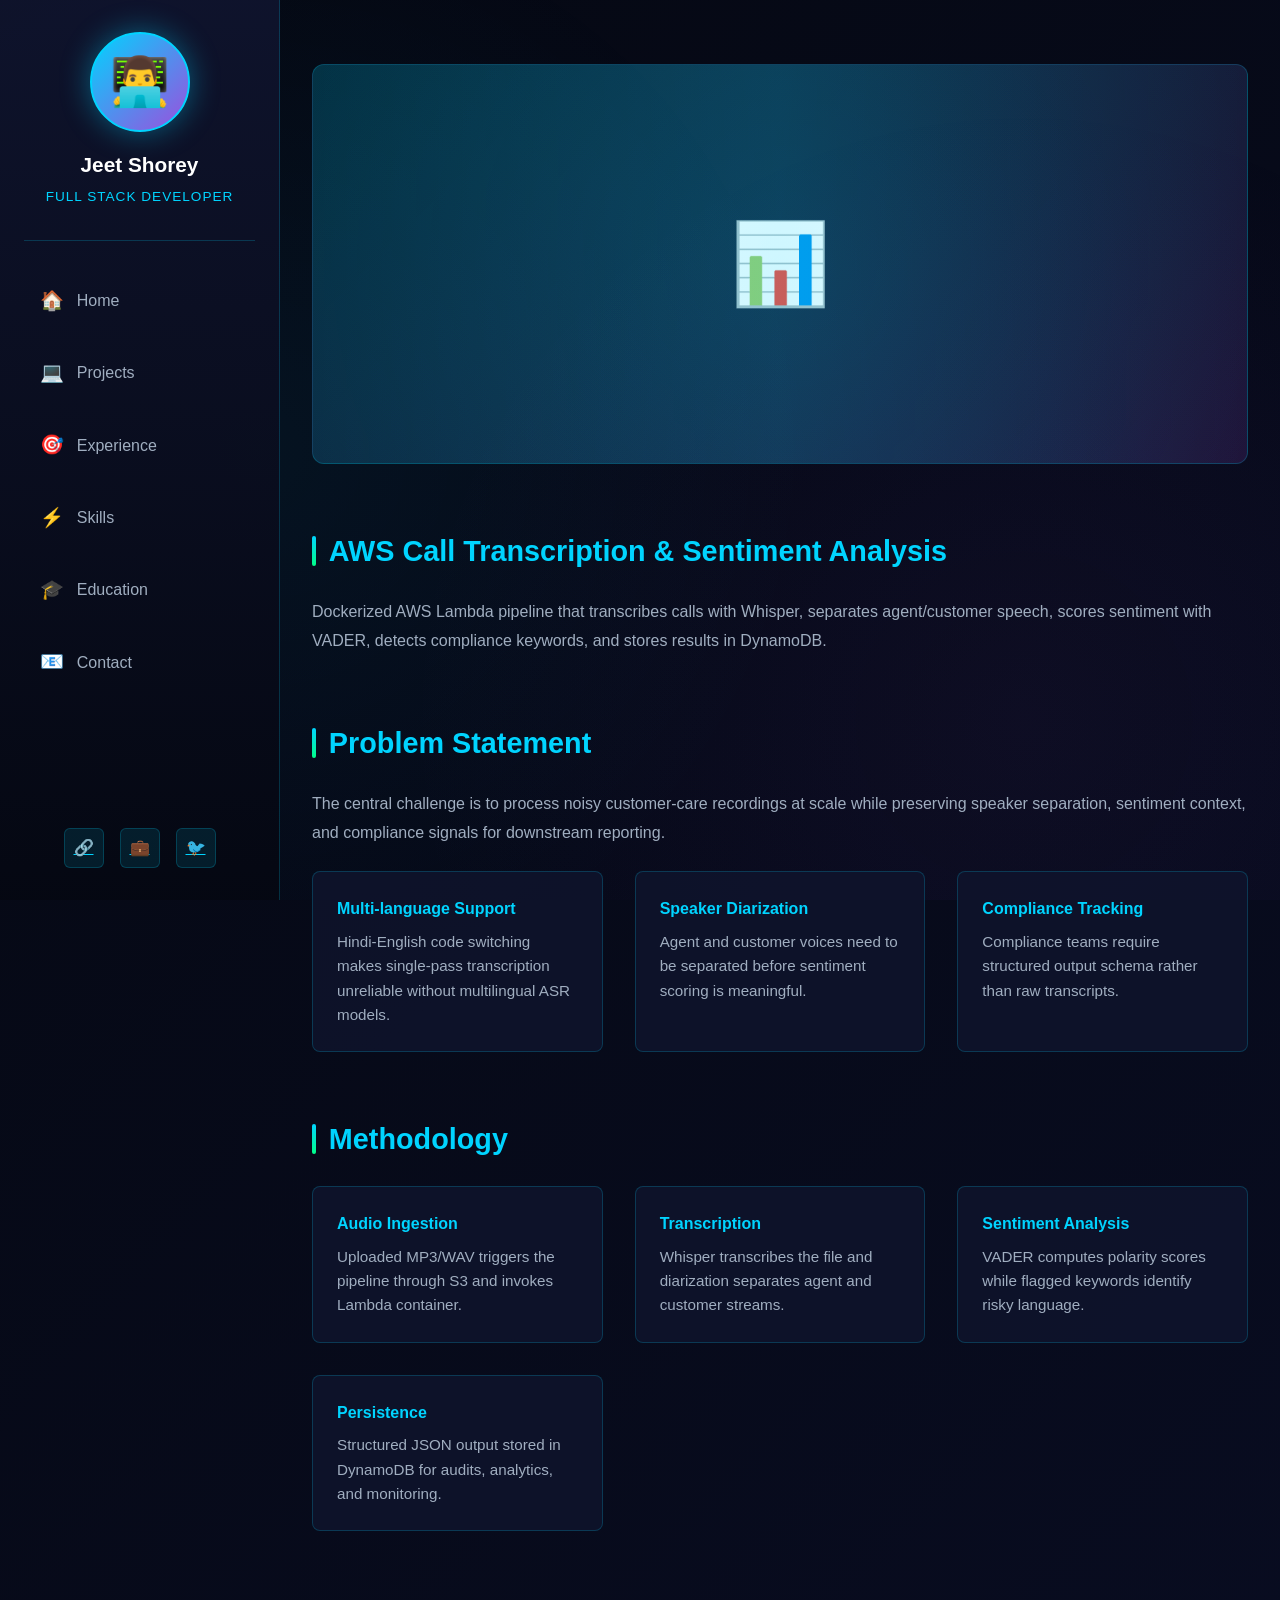
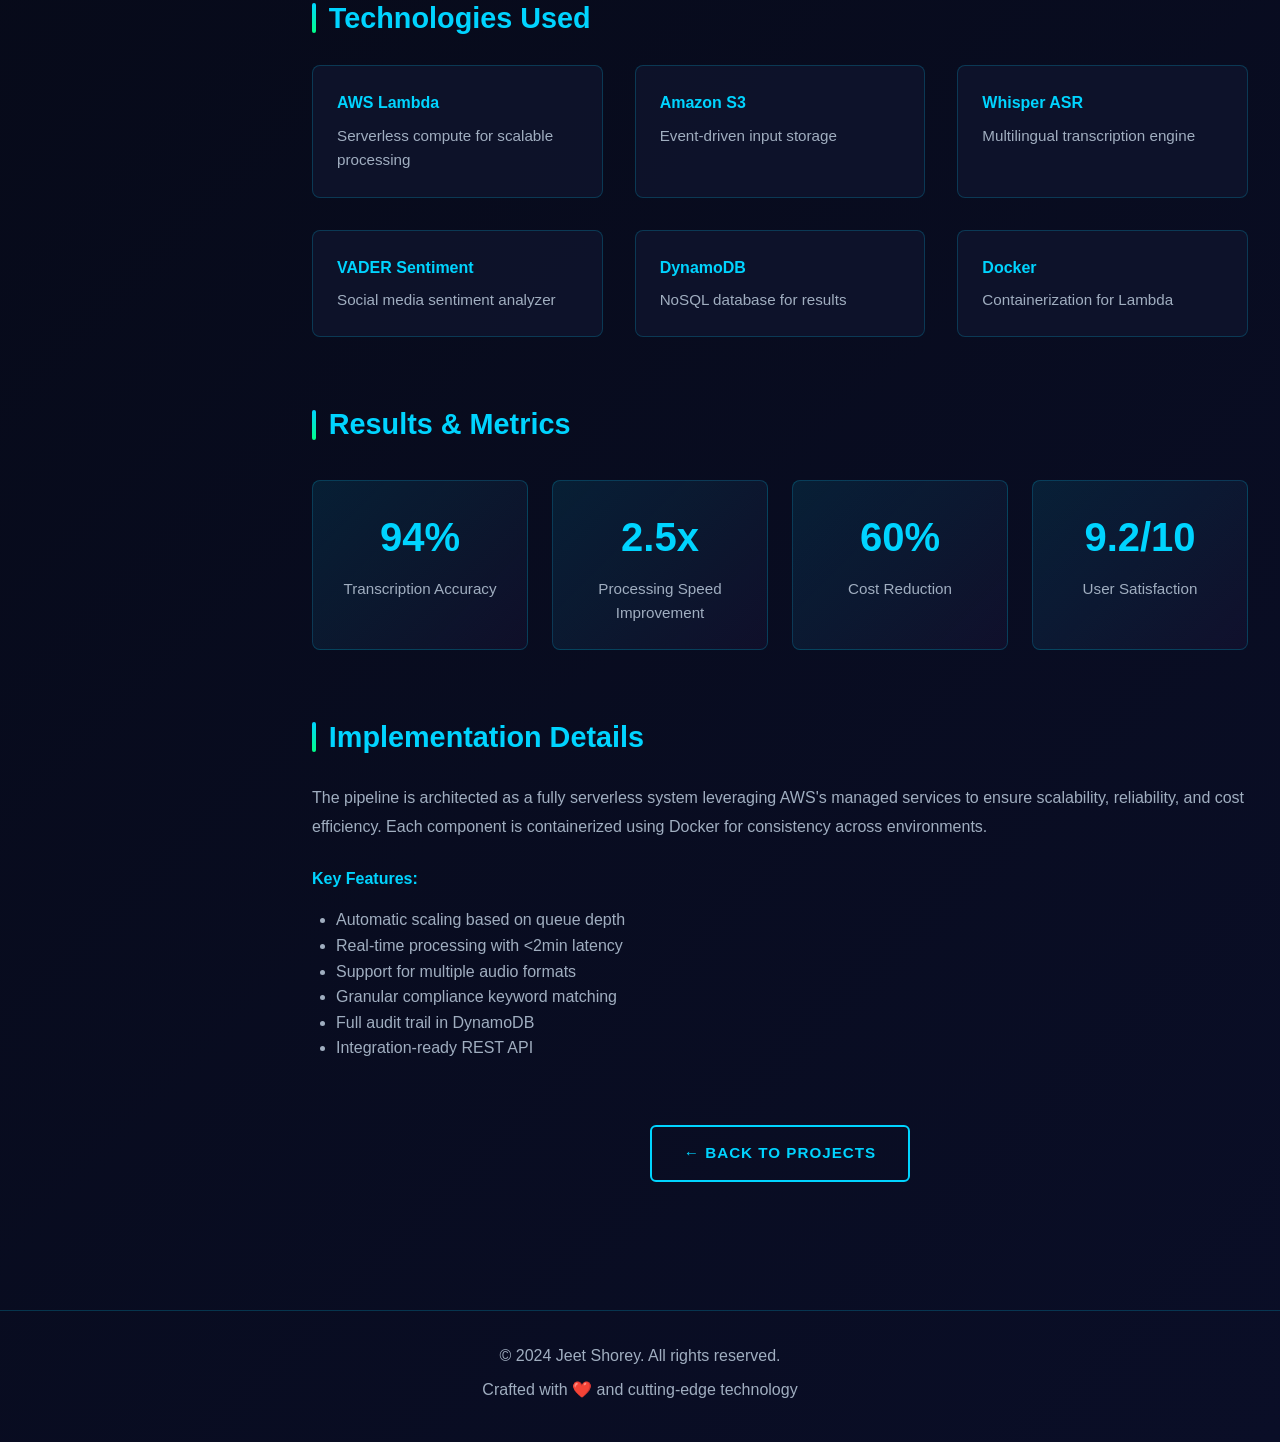
<file: project-detail.html>
<!DOCTYPE html>
<html lang="en">
  <head>
    <meta charset="UTF-8" />
    <meta name="viewport" content="width=device-width, initial-scale=1.0" />
    <title>Project Details - Jeet Shorey Portfolio</title>
    <link rel="stylesheet" href="./style.css" />
  </head>
  <body>
    <!-- Loading Screen -->
    <div class="loading-screen">
      <div class="loading-content">
        <h1 class="loading-title">LOADING PROJECT</h1>
        <div class="loading-bar-container">
          <div class="loading-bar"></div>
        </div>
        <div class="loading-percentage">0%</div>
      </div>
    </div>

    <!-- Sidebar Navigation -->
    <aside class="sidebar">
      <div class="sidebar-profile">
        <div class="profile-image">👨‍💻</div>
        <h2 class="profile-name">Jeet Shorey</h2>
        <p class="profile-role">Full Stack Developer</p>
      </div>

      <nav>
        <ul class="nav-links">
          <li class="nav-link">
            <a href="./index.html">
              <span class="nav-icon">🏠</span>
              <span>Home</span>
            </a>
          </li>
          <li class="nav-link">
            <a href="./index.html#projects">
              <span class="nav-icon">💻</span>
              <span>Projects</span>
            </a>
          </li>
          <li class="nav-link">
            <a href="./index.html#experience">
              <span class="nav-icon">🎯</span>
              <span>Experience</span>
            </a>
          </li>
          <li class="nav-link">
            <a href="./index.html#skills">
              <span class="nav-icon">⚡</span>
              <span>Skills</span>
            </a>
          </li>
          <li class="nav-link">
            <a href="./index.html#education">
              <span class="nav-icon">🎓</span>
              <span>Education</span>
            </a>
          </li>
          <li class="nav-link">
            <a href="./index.html#contact">
              <span class="nav-icon">📧</span>
              <span>Contact</span>
            </a>
          </li>
        </ul>
      </nav>

      <div class="sidebar-social">
        <a href="https://github.com" target="_blank" class="social-icon" title="GitHub">
          <span>🔗</span>
        </a>
        <a href="https://linkedin.com" target="_blank" class="social-icon" title="LinkedIn">
          <span>💼</span>
        </a>
        <a href="https://twitter.com" target="_blank" class="social-icon" title="Twitter">
          <span>🐦</span>
        </a>
      </div>
    </aside>

    <!-- Mobile Menu Toggle -->
    <button class="menu-toggle">☰</button>

    <!-- Main Content -->
    <main>
      <div class="project-detail">
        <!-- Hero Image -->
        <div class="detail-hero">📊</div>

        <!-- Project Overview -->
        <div class="detail-section">
          <h3>AWS Call Transcription & Sentiment Analysis</h3>
          <p class="detail-content">
            Dockerized AWS Lambda pipeline that transcribes calls with Whisper, separates agent/customer
            speech, scores sentiment with VADER, detects compliance keywords, and stores results in DynamoDB.
          </p>
        </div>

        <!-- Problem Statement -->
        <div class="detail-section">
          <h3>Problem Statement</h3>
          <p class="detail-content">
            The central challenge is to process noisy customer-care recordings at scale while preserving
            speaker separation, sentiment context, and compliance signals for downstream reporting.
          </p>

          <div class="detail-grid">
            <div class="detail-item">
              <div class="detail-item-title">Multi-language Support</div>
              <div class="detail-item-text">
                Hindi-English code switching makes single-pass transcription unreliable without multilingual
                ASR models.
              </div>
            </div>
            <div class="detail-item">
              <div class="detail-item-title">Speaker Diarization</div>
              <div class="detail-item-text">
                Agent and customer voices need to be separated before sentiment scoring is meaningful.
              </div>
            </div>
            <div class="detail-item">
              <div class="detail-item-title">Compliance Tracking</div>
              <div class="detail-item-text">
                Compliance teams require structured output schema rather than raw transcripts.
              </div>
            </div>
          </div>
        </div>

        <!-- Methodology -->
        <div class="detail-section">
          <h3>Methodology</h3>

          <div class="detail-grid">
            <div class="detail-item">
              <div class="detail-item-title">Audio Ingestion</div>
              <div class="detail-item-text">
                Uploaded MP3/WAV triggers the pipeline through S3 and invokes Lambda container.
              </div>
            </div>
            <div class="detail-item">
              <div class="detail-item-title">Transcription</div>
              <div class="detail-item-text">
                Whisper transcribes the file and diarization separates agent and customer streams.
              </div>
            </div>
            <div class="detail-item">
              <div class="detail-item-title">Sentiment Analysis</div>
              <div class="detail-item-text">
                VADER computes polarity scores while flagged keywords identify risky language.
              </div>
            </div>
            <div class="detail-item">
              <div class="detail-item-title">Persistence</div>
              <div class="detail-item-text">
                Structured JSON output stored in DynamoDB for audits, analytics, and monitoring.
              </div>
            </div>
          </div>
        </div>

        <!-- Technologies Used -->
        <div class="detail-section">
          <h3>Technologies Used</h3>

          <div class="detail-grid">
            <div class="detail-item">
              <div class="detail-item-title">AWS Lambda</div>
              <div class="detail-item-text">Serverless compute for scalable processing</div>
            </div>
            <div class="detail-item">
              <div class="detail-item-title">Amazon S3</div>
              <div class="detail-item-text">Event-driven input storage</div>
            </div>
            <div class="detail-item">
              <div class="detail-item-title">Whisper ASR</div>
              <div class="detail-item-text">Multilingual transcription engine</div>
            </div>
            <div class="detail-item">
              <div class="detail-item-title">VADER Sentiment</div>
              <div class="detail-item-text">Social media sentiment analyzer</div>
            </div>
            <div class="detail-item">
              <div class="detail-item-title">DynamoDB</div>
              <div class="detail-item-text">NoSQL database for results</div>
            </div>
            <div class="detail-item">
              <div class="detail-item-title">Docker</div>
              <div class="detail-item-text">Containerization for Lambda</div>
            </div>
          </div>
        </div>

        <!-- Results & Metrics -->
        <div class="detail-section">
          <h3>Results & Metrics</h3>

          <div class="metrics">
            <div class="metric-card">
              <div class="metric-value">94%</div>
              <div class="metric-label">Transcription Accuracy</div>
            </div>
            <div class="metric-card">
              <div class="metric-value">2.5x</div>
              <div class="metric-label">Processing Speed Improvement</div>
            </div>
            <div class="metric-card">
              <div class="metric-value">60%</div>
              <div class="metric-label">Cost Reduction</div>
            </div>
            <div class="metric-card">
              <div class="metric-value">9.2/10</div>
              <div class="metric-label">User Satisfaction</div>
            </div>
          </div>
        </div>

        <!-- Implementation Details -->
        <div class="detail-section">
          <h3>Implementation Details</h3>
          <p class="detail-content">
            The pipeline is architected as a fully serverless system leveraging AWS's managed services to
            ensure scalability, reliability, and cost efficiency. Each component is containerized using
            Docker for consistency across environments.
          </p>

          <h4 style="color: var(--primary); margin-top: 1.5rem; margin-bottom: 1rem;">
            Key Features:
          </h4>

          <ul style="color: var(--text-secondary); margin-left: 1.5rem;">
            <li>Automatic scaling based on queue depth</li>
            <li>Real-time processing with <2min latency</li>
            <li>Support for multiple audio formats</li>
            <li>Granular compliance keyword matching</li>
            <li>Full audit trail in DynamoDB</li>
            <li>Integration-ready REST API</li>
          </ul>
        </div>

        <!-- Back to Projects -->
        <div style="margin-top: 3rem; text-align: center;">
          <a
            href="./index.html#projects"
            class="btn"
            style="text-decoration: none; display: inline-flex; align-items: center; justify-content: center;"
          >
            ← Back to Projects
          </a>
        </div>
      </div>
    </main>

    <!-- Footer -->
    <footer>
      <p>&copy; 2024 Jeet Shorey. All rights reserved.</p>
      <p>Crafted with ❤️ and cutting-edge technology</p>
    </footer>

    <script src="./main.js"></script>
  </body>
</html>
</file>
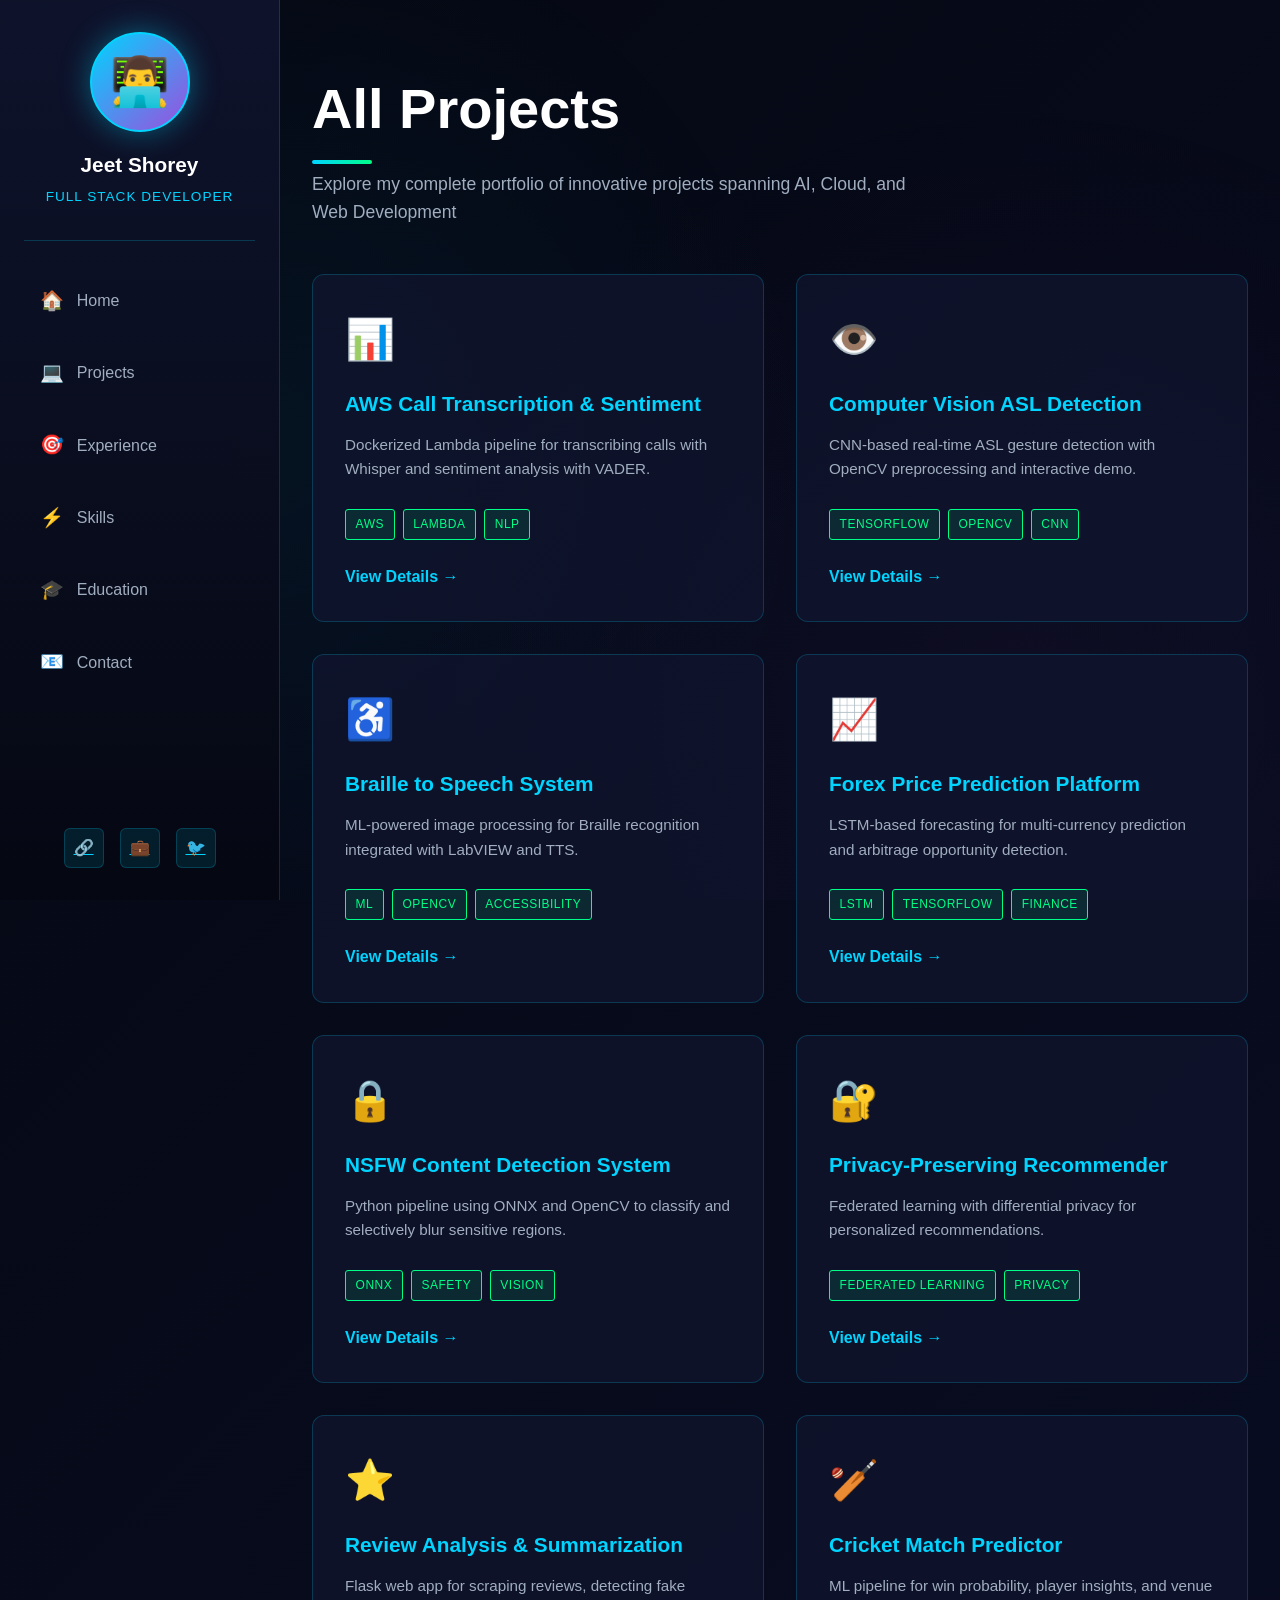
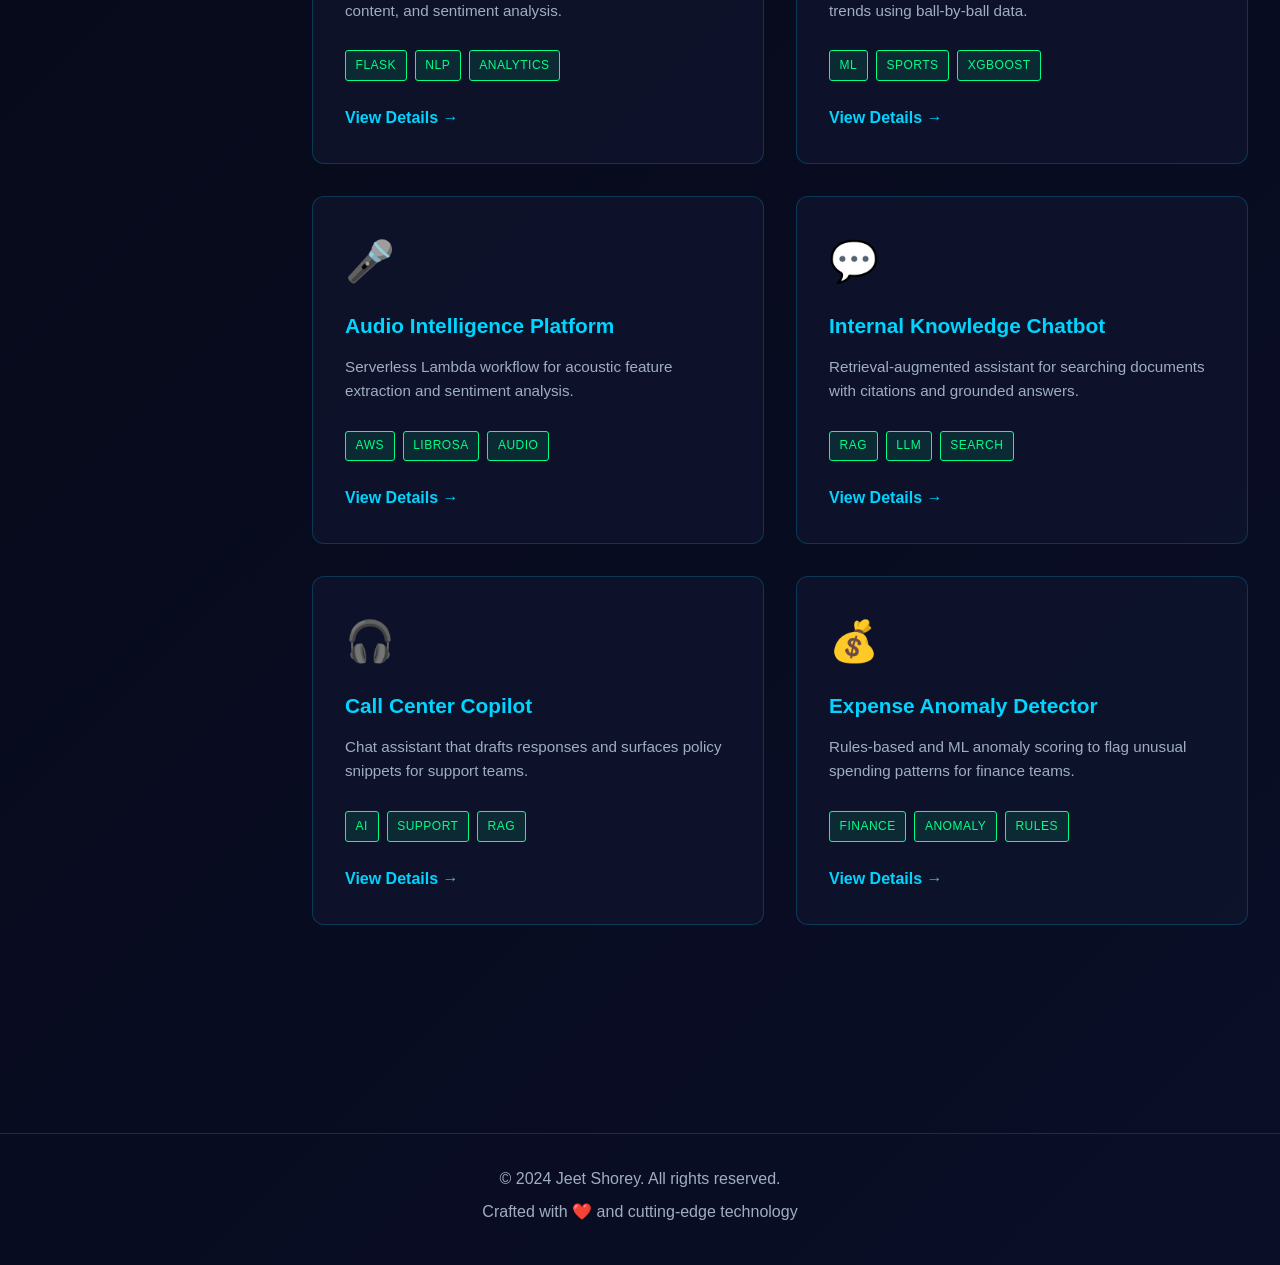
<file: projects.html>
<!DOCTYPE html>
<html lang="en">
  <head>
    <meta charset="UTF-8" />
    <meta name="viewport" content="width=device-width, initial-scale=1.0" />
    <title>Projects - Jeet Shorey Portfolio</title>
    <link rel="stylesheet" href="./style.css" />
  </head>
  <body>
    <!-- Loading Screen -->
    <div class="loading-screen">
      <div class="loading-content">
        <h1 class="loading-title">LOADING PROJECTS</h1>
        <div class="loading-bar-container">
          <div class="loading-bar"></div>
        </div>
        <div class="loading-percentage">0%</div>
      </div>
    </div>

    <!-- Sidebar Navigation -->
    <aside class="sidebar">
      <div class="sidebar-profile">
        <div class="profile-image">👨‍💻</div>
        <h2 class="profile-name">Jeet Shorey</h2>
        <p class="profile-role">Full Stack Developer</p>
      </div>

      <nav>
        <ul class="nav-links">
          <li class="nav-link">
            <a href="./index.html">
              <span class="nav-icon">🏠</span>
              <span>Home</span>
            </a>
          </li>
          <li class="nav-link">
            <a href="./projects.html" class="active">
              <span class="nav-icon">💻</span>
              <span>Projects</span>
            </a>
          </li>
          <li class="nav-link">
            <a href="./experience.html">
              <span class="nav-icon">🎯</span>
              <span>Experience</span>
            </a>
          </li>
          <li class="nav-link">
            <a href="./index.html#skills">
              <span class="nav-icon">⚡</span>
              <span>Skills</span>
            </a>
          </li>
          <li class="nav-link">
            <a href="./index.html#education">
              <span class="nav-icon">🎓</span>
              <span>Education</span>
            </a>
          </li>
          <li class="nav-link">
            <a href="./contact.html">
              <span class="nav-icon">📧</span>
              <span>Contact</span>
            </a>
          </li>
        </ul>
      </nav>

      <div class="sidebar-social">
        <a href="https://github.com" target="_blank" class="social-icon" title="GitHub">
          <span>🔗</span>
        </a>
        <a href="https://linkedin.com" target="_blank" class="social-icon" title="LinkedIn">
          <span>💼</span>
        </a>
        <a href="https://twitter.com" target="_blank" class="social-icon" title="Twitter">
          <span>🐦</span>
        </a>
      </div>
    </aside>

    <!-- Mobile Menu Toggle -->
    <button class="menu-toggle">☰</button>

    <!-- Main Content -->
    <main>
      <section class="projects" style="padding-top: 4rem;">
        <h2 class="section-title">All Projects</h2>
        <p class="section-subtitle">
          Explore my complete portfolio of innovative projects spanning AI, Cloud, and Web Development
        </p>

        <div class="projects-grid">
          <div class="project-card">
            <div class="project-icon">📊</div>
            <h4>AWS Call Transcription & Sentiment</h4>
            <p>Dockerized Lambda pipeline for transcribing calls with Whisper and sentiment analysis with VADER.</p>
            <div class="project-tags">
              <span class="tag">AWS</span>
              <span class="tag">Lambda</span>
              <span class="tag">NLP</span>
            </div>
            <a href="./project-detail.html?id=project-1" class="project-link">
              View Details →
            </a>
          </div>

          <div class="project-card">
            <div class="project-icon">👁️</div>
            <h4>Computer Vision ASL Detection</h4>
            <p>CNN-based real-time ASL gesture detection with OpenCV preprocessing and interactive demo.</p>
            <div class="project-tags">
              <span class="tag">TensorFlow</span>
              <span class="tag">OpenCV</span>
              <span class="tag">CNN</span>
            </div>
            <a href="./project-detail.html?id=project-2" class="project-link">
              View Details →
            </a>
          </div>

          <div class="project-card">
            <div class="project-icon">♿</div>
            <h4>Braille to Speech System</h4>
            <p>ML-powered image processing for Braille recognition integrated with LabVIEW and TTS.</p>
            <div class="project-tags">
              <span class="tag">ML</span>
              <span class="tag">OpenCV</span>
              <span class="tag">Accessibility</span>
            </div>
            <a href="./project-detail.html" class="project-link">
              View Details →
            </a>
          </div>

          <div class="project-card">
            <div class="project-icon">📈</div>
            <h4>Forex Price Prediction Platform</h4>
            <p>LSTM-based forecasting for multi-currency prediction and arbitrage opportunity detection.</p>
            <div class="project-tags">
              <span class="tag">LSTM</span>
              <span class="tag">TensorFlow</span>
              <span class="tag">Finance</span>
            </div>
            <a href="./project-detail.html" class="project-link">
              View Details →
            </a>
          </div>

          <div class="project-card">
            <div class="project-icon">🔒</div>
            <h4>NSFW Content Detection System</h4>
            <p>Python pipeline using ONNX and OpenCV to classify and selectively blur sensitive regions.</p>
            <div class="project-tags">
              <span class="tag">ONNX</span>
              <span class="tag">Safety</span>
              <span class="tag">Vision</span>
            </div>
            <a href="./project-detail.html" class="project-link">
              View Details →
            </a>
          </div>

          <div class="project-card">
            <div class="project-icon">🔐</div>
            <h4>Privacy-Preserving Recommender</h4>
            <p>Federated learning with differential privacy for personalized recommendations.</p>
            <div class="project-tags">
              <span class="tag">Federated Learning</span>
              <span class="tag">Privacy</span>
            </div>
            <a href="./project-detail.html" class="project-link">
              View Details →
            </a>
          </div>

          <div class="project-card">
            <div class="project-icon">⭐</div>
            <h4>Review Analysis & Summarization</h4>
            <p>Flask web app for scraping reviews, detecting fake content, and sentiment analysis.</p>
            <div class="project-tags">
              <span class="tag">Flask</span>
              <span class="tag">NLP</span>
              <span class="tag">Analytics</span>
            </div>
            <a href="./project-detail.html" class="project-link">
              View Details →
            </a>
          </div>

          <div class="project-card">
            <div class="project-icon">🏏</div>
            <h4>Cricket Match Predictor</h4>
            <p>ML pipeline for win probability, player insights, and venue trends using ball-by-ball data.</p>
            <div class="project-tags">
              <span class="tag">ML</span>
              <span class="tag">Sports</span>
              <span class="tag">XGBoost</span>
            </div>
            <a href="./project-detail.html" class="project-link">
              View Details →
            </a>
          </div>

          <div class="project-card">
            <div class="project-icon">🎤</div>
            <h4>Audio Intelligence Platform</h4>
            <p>Serverless Lambda workflow for acoustic feature extraction and sentiment analysis.</p>
            <div class="project-tags">
              <span class="tag">AWS</span>
              <span class="tag">Librosa</span>
              <span class="tag">Audio</span>
            </div>
            <a href="./project-detail.html" class="project-link">
              View Details →
            </a>
          </div>

          <div class="project-card">
            <div class="project-icon">💬</div>
            <h4>Internal Knowledge Chatbot</h4>
            <p>Retrieval-augmented assistant for searching documents with citations and grounded answers.</p>
            <div class="project-tags">
              <span class="tag">RAG</span>
              <span class="tag">LLM</span>
              <span class="tag">Search</span>
            </div>
            <a href="./project-detail.html" class="project-link">
              View Details →
            </a>
          </div>

          <div class="project-card">
            <div class="project-icon">🎧</div>
            <h4>Call Center Copilot</h4>
            <p>Chat assistant that drafts responses and surfaces policy snippets for support teams.</p>
            <div class="project-tags">
              <span class="tag">AI</span>
              <span class="tag">Support</span>
              <span class="tag">RAG</span>
            </div>
            <a href="./project-detail.html" class="project-link">
              View Details →
            </a>
          </div>

          <div class="project-card">
            <div class="project-icon">💰</div>
            <h4>Expense Anomaly Detector</h4>
            <p>Rules-based and ML anomaly scoring to flag unusual spending patterns for finance teams.</p>
            <div class="project-tags">
              <span class="tag">Finance</span>
              <span class="tag">Anomaly</span>
              <span class="tag">Rules</span>
            </div>
            <a href="./project-detail.html" class="project-link">
              View Details →
            </a>
          </div>
        </div>
      </section>
    </main>

    <!-- Footer -->
    <footer>
      <p>&copy; 2024 Jeet Shorey. All rights reserved.</p>
      <p>Crafted with ❤️ and cutting-edge technology</p>
    </footer>

    <script src="./main.js"></script>
  </body>
</html>
</file>
<file: style.css>
/* ========================================
   FUTURISTIC GAMING PORTFOLIO - GLOBAL STYLES
   ======================================== */

:root {
  --primary: #00d4ff;
  --primary-dark: #0099cc;
  --secondary: #00ff88;
  --accent: #ff006e;
  --accent-purple: #9d4edd;
  --bg-dark: #0a0e27;
  --bg-darker: #050812;
  --bg-card: rgba(15, 20, 45, 0.8);
  --text-primary: #ffffff;
  --text-secondary: #a0aec0;
  --border-color: rgba(0, 212, 255, 0.2);
  --shadow-lg: 0 20px 60px rgba(0, 212, 255, 0.15);
  --shadow-glow: 0 0 30px rgba(0, 212, 255, 0.4);
}

* {
  margin: 0;
  padding: 0;
  box-sizing: border-box;
}

html {
  scroll-behavior: smooth;
}

body {
  font-family: 'Segoe UI', Tahoma, Geneva, Verdana, sans-serif;
  background: linear-gradient(135deg, var(--bg-darker) 0%, var(--bg-dark) 100%);
  color: var(--text-primary);
  line-height: 1.6;
  overflow-x: hidden;
  position: relative;
}

/* Background animated gradient blobs */
body::before {
  content: '';
  position: fixed;
  top: 0;
  left: 0;
  width: 100%;
  height: 100%;
  background: radial-gradient(circle at 20% 50%, rgba(0, 212, 255, 0.05) 0%, transparent 50%),
              radial-gradient(circle at 80% 80%, rgba(157, 78, 221, 0.05) 0%, transparent 50%);
  pointer-events: none;
  z-index: 1;
}

/* Particle animation */
@keyframes float {
  0%, 100% {
    transform: translateY(0px) translateX(0px);
  }
  25% {
    transform: translateY(-20px) translateX(10px);
  }
  50% {
    transform: translateY(-40px) translateX(-10px);
  }
  75% {
    transform: translateY(-20px) translateX(10px);
  }
}

@keyframes glow {
  0%, 100% {
    box-shadow: 0 0 20px rgba(0, 212, 255, 0.5),
                inset 0 0 20px rgba(0, 212, 255, 0.1);
  }
  50% {
    box-shadow: 0 0 40px rgba(0, 212, 255, 0.8),
                inset 0 0 40px rgba(0, 212, 255, 0.2);
  }
}

@keyframes pulse {
  0%, 100% {
    opacity: 1;
  }
  50% {
    opacity: 0.5;
  }
}

@keyframes slideInUp {
  from {
    opacity: 0;
    transform: translateY(30px);
  }
  to {
    opacity: 1;
    transform: translateY(0);
  }
}

@keyframes slideInLeft {
  from {
    opacity: 0;
    transform: translateX(-30px);
  }
  to {
    opacity: 1;
    transform: translateX(0);
  }
}

@keyframes slideInRight {
  from {
    opacity: 0;
    transform: translateX(30px);
  }
  to {
    opacity: 1;
    transform: translateX(0);
  }
}

@keyframes fadeIn {
  from {
    opacity: 0;
  }
  to {
    opacity: 1;
  }
}

@keyframes scaleIn {
  from {
    opacity: 0;
    transform: scale(0.9);
  }
  to {
    opacity: 1;
    transform: scale(1);
  }
}

/* ========================================
   LOADING SCREEN
   ======================================== */

.loading-screen {
  position: fixed;
  top: 0;
  left: 0;
  width: 100%;
  height: 100%;
  background: linear-gradient(135deg, var(--bg-darker) 0%, var(--bg-dark) 100%);
  display: flex;
  flex-direction: column;
  justify-content: center;
  align-items: center;
  z-index: 9999;
  opacity: 1;
  transition: opacity 0.6s ease-out;
}

.loading-screen.hidden {
  opacity: 0;
  pointer-events: none;
}

.loading-content {
  text-align: center;
}

.loading-title {
  font-size: 2.5rem;
  font-weight: bold;
  color: var(--primary);
  margin-bottom: 2rem;
  text-shadow: 0 0 20px rgba(0, 212, 255, 0.5);
  letter-spacing: 2px;
}

.loading-bar-container {
  width: 300px;
  height: 4px;
  background: rgba(0, 212, 255, 0.1);
  border-radius: 2px;
  margin-bottom: 1.5rem;
  border: 1px solid var(--border-color);
  overflow: hidden;
}

.loading-bar {
  height: 100%;
  background: linear-gradient(90deg, var(--primary), var(--secondary));
  border-radius: 2px;
  width: 0%;
  box-shadow: 0 0 15px var(--primary);
}

.loading-percentage {
  color: var(--text-secondary);
  font-size: 0.9rem;
  letter-spacing: 1px;
}

/* ========================================
   SIDEBAR NAVIGATION
   ======================================== */

.sidebar {
  position: fixed;
  left: 0;
  top: 0;
  width: 280px;
  height: 100vh;
  background: linear-gradient(180deg, rgba(15, 20, 45, 0.95) 0%, rgba(5, 8, 18, 0.95) 100%);
  border-right: 1px solid var(--border-color);
  padding: 2rem 1.5rem;
  z-index: 1000;
  overflow-y: auto;
  display: flex;
  flex-direction: column;
}

.sidebar-profile {
  text-align: center;
  margin-bottom: 2rem;
  padding-bottom: 2rem;
  border-bottom: 1px solid var(--border-color);
}

.profile-image {
  width: 100px;
  height: 100px;
  border-radius: 50%;
  background: linear-gradient(135deg, var(--primary), var(--accent-purple));
  margin: 0 auto 1rem;
  border: 2px solid var(--primary);
  display: flex;
  align-items: center;
  justify-content: center;
  font-size: 3rem;
  box-shadow: 0 0 30px rgba(0, 212, 255, 0.4);
  animation: glow 3s ease-in-out infinite;
}

.profile-name {
  font-size: 1.3rem;
  font-weight: bold;
  color: var(--text-primary);
  margin-bottom: 0.3rem;
}

.profile-role {
  font-size: 0.85rem;
  color: var(--primary);
  text-transform: uppercase;
  letter-spacing: 1px;
}

.nav-links {
  list-style: none;
  flex: 1;
  margin-bottom: 2rem;
}

.nav-link {
  margin-bottom: 1rem;
}

.nav-link a {
  display: flex;
  align-items: center;
  padding: 0.8rem 1rem;
  color: var(--text-secondary);
  text-decoration: none;
  border-radius: 6px;
  transition: all 0.3s ease;
  position: relative;
  overflow: hidden;
}

.nav-link a::before {
  content: '';
  position: absolute;
  left: 0;
  top: 0;
  width: 3px;
  height: 100%;
  background: var(--primary);
  transform: scaleY(0);
  transform-origin: center;
  transition: transform 0.3s ease;
}

.nav-link a:hover::before,
.nav-link a.active::before {
  transform: scaleY(1);
}

.nav-link a:hover,
.nav-link a.active {
  color: var(--primary);
  background: rgba(0, 212, 255, 0.1);
  box-shadow: inset 0 0 15px rgba(0, 212, 255, 0.1);
}

.nav-icon {
  margin-right: 0.8rem;
  font-size: 1.2rem;
}

.sidebar-social {
  display: flex;
  gap: 1rem;
  justify-content: center;
  margin-top: auto;
}

.social-icon {
  width: 40px;
  height: 40px;
  display: flex;
  align-items: center;
  justify-content: center;
  background: rgba(0, 212, 255, 0.1);
  border: 1px solid var(--border-color);
  border-radius: 6px;
  color: var(--primary);
  cursor: pointer;
  transition: all 0.3s ease;
}

.social-icon:hover {
  background: var(--primary);
  color: var(--bg-dark);
  box-shadow: 0 0 20px rgba(0, 212, 255, 0.5);
}

/* Mobile sidebar toggle */
.menu-toggle {
  display: none;
  position: fixed;
  bottom: 2rem;
  right: 2rem;
  width: 50px;
  height: 50px;
  background: var(--primary);
  border: none;
  border-radius: 6px;
  color: var(--bg-dark);
  font-size: 1.5rem;
  cursor: pointer;
  z-index: 2000;
  box-shadow: 0 0 20px rgba(0, 212, 255, 0.4);
}

/* ========================================
   MAIN CONTENT AREA
   ======================================== */

main {
  margin-left: 280px;
  position: relative;
  z-index: 10;
}

/* ========================================
   HERO SECTION
   ======================================== */

.hero {
  min-height: 100vh;
  display: flex;
  align-items: center;
  justify-content: center;
  padding: 4rem 2rem;
  position: relative;
  overflow: hidden;
}

.hero::before {
  content: '';
  position: absolute;
  width: 500px;
  height: 500px;
  background: radial-gradient(circle, rgba(0, 212, 255, 0.1) 0%, transparent 70%);
  border-radius: 50%;
  top: 10%;
  right: -10%;
  animation: float 8s ease-in-out infinite;
}

.hero::after {
  content: '';
  position: absolute;
  width: 300px;
  height: 300px;
  background: radial-gradient(circle, rgba(157, 78, 221, 0.1) 0%, transparent 70%);
  border-radius: 50%;
  bottom: 10%;
  left: -5%;
  animation: float 10s ease-in-out infinite 1s;
}

.hero-content {
  max-width: 900px;
  z-index: 2;
  animation: slideInUp 0.8s ease-out;
}

.hero-subtitle {
  color: var(--primary);
  font-size: 1rem;
  letter-spacing: 2px;
  text-transform: uppercase;
  margin-bottom: 1rem;
  display: flex;
  align-items: center;
  gap: 0.5rem;
}

.hero-subtitle::before {
  content: '';
  width: 30px;
  height: 2px;
  background: var(--primary);
}

.hero-title {
  font-size: clamp(2.5rem, 8vw, 4.5rem);
  font-weight: bold;
  line-height: 1.2;
  margin-bottom: 1rem;
  position: relative;
}

.typing-text {
  color: var(--primary);
  min-height: 1.2em;
}

.typing-text::after {
  content: '|';
  animation: blink 0.7s infinite;
}

@keyframes blink {
  0%, 49%, 100% {
    opacity: 1;
  }
  50%, 99% {
    opacity: 0;
  }
}

.hero-description {
  font-size: 1.1rem;
  color: var(--text-secondary);
  margin-bottom: 2rem;
  line-height: 1.8;
  max-width: 600px;
}

.hero-buttons {
  display: flex;
  flex-wrap: wrap;
  gap: 1rem;
  margin-bottom: 3rem;
}

.btn {
  padding: 0.9rem 2rem;
  border: 2px solid var(--primary);
  background: transparent;
  color: var(--primary);
  border-radius: 6px;
  font-size: 0.95rem;
  font-weight: 600;
  cursor: pointer;
  transition: all 0.3s ease;
  position: relative;
  overflow: hidden;
  text-transform: uppercase;
  letter-spacing: 1px;
}

.btn::before {
  content: '';
  position: absolute;
  top: 0;
  left: -100%;
  width: 100%;
  height: 100%;
  background: var(--primary);
  transition: left 0.3s ease;
  z-index: -1;
}

.btn:hover {
  color: var(--bg-dark);
  box-shadow: 0 0 20px rgba(0, 212, 255, 0.5);
}

.btn:hover::before {
  left: 0;
}

.btn-secondary {
  border-color: var(--secondary);
  color: var(--secondary);
}

.btn-secondary::before {
  background: var(--secondary);
}

.btn-secondary:hover {
  color: var(--bg-dark);
  box-shadow: 0 0 20px rgba(0, 255, 136, 0.5);
}

.scroll-indicator {
  position: absolute;
  bottom: 2rem;
  left: 50%;
  transform: translateX(-50%);
  display: flex;
  flex-direction: column;
  align-items: center;
  gap: 0.5rem;
  animation: fadeIn 1s ease-out 0.5s both;
}

.scroll-arrow {
  width: 2px;
  height: 20px;
  background: var(--primary);
  border-radius: 1px;
  animation: float 1.5s ease-in-out infinite;
}

/* ========================================
   PROJECTS SECTION
   ======================================== */

.projects {
  padding: 6rem 2rem;
  max-width: 1400px;
  margin: 0 auto;
}

.section-title {
  font-size: clamp(2rem, 5vw, 3.5rem);
  margin-bottom: 1rem;
  position: relative;
  display: inline-block;
}

.section-title::after {
  content: '';
  position: absolute;
  bottom: -10px;
  left: 0;
  width: 60px;
  height: 4px;
  background: linear-gradient(90deg, var(--primary), var(--secondary));
  border-radius: 2px;
}

.section-subtitle {
  color: var(--text-secondary);
  font-size: 1.1rem;
  margin-bottom: 3rem;
  max-width: 600px;
}

.featured-project {
  background: linear-gradient(135deg, rgba(0, 212, 255, 0.1) 0%, rgba(157, 78, 221, 0.05) 100%);
  border: 1px solid var(--border-color);
  border-radius: 12px;
  padding: 3rem;
  margin-bottom: 4rem;
  display: grid;
  grid-template-columns: 1fr 1fr;
  gap: 2rem;
  align-items: center;
  animation: slideInUp 0.8s ease-out;
  overflow: hidden;
  position: relative;
}

.featured-project::before {
  content: '';
  position: absolute;
  top: 0;
  left: -100%;
  width: 100%;
  height: 100%;
  background: linear-gradient(90deg, transparent, rgba(0, 212, 255, 0.1), transparent);
  transition: left 0.6s ease;
  z-index: 1;
}

.featured-project:hover::before {
  left: 100%;
}

.featured-project-content {
  position: relative;
  z-index: 2;
}

.featured-project h3 {
  font-size: 2rem;
  margin-bottom: 1rem;
  color: var(--primary);
}

.featured-project p {
  color: var(--text-secondary);
  margin-bottom: 1.5rem;
  line-height: 1.8;
}

.featured-project-badge {
  display: inline-block;
  background: rgba(0, 212, 255, 0.2);
  border: 1px solid var(--primary);
  color: var(--primary);
  padding: 0.4rem 1rem;
  border-radius: 20px;
  font-size: 0.85rem;
  margin-bottom: 1rem;
  text-transform: uppercase;
  letter-spacing: 1px;
}

.tech-stack {
  display: flex;
  flex-wrap: wrap;
  gap: 0.5rem;
  margin-top: 1.5rem;
}

.tech-chip {
  background: rgba(0, 212, 255, 0.1);
  border: 1px solid var(--border-color);
  color: var(--primary);
  padding: 0.4rem 0.8rem;
  border-radius: 4px;
  font-size: 0.8rem;
  transition: all 0.3s ease;
}

.tech-chip:hover {
  background: var(--primary);
  color: var(--bg-dark);
}

.featured-project-image {
  width: 100%;
  height: 300px;
  background: rgba(0, 212, 255, 0.1);
  border: 1px solid var(--border-color);
  border-radius: 8px;
  display: flex;
  align-items: center;
  justify-content: center;
  font-size: 4rem;
  color: var(--primary);
  position: relative;
  overflow: hidden;
}

.featured-project-image::before {
  content: '';
  position: absolute;
  top: 0;
  left: 0;
  width: 100%;
  height: 100%;
  background: radial-gradient(circle at center, rgba(0, 212, 255, 0.1), transparent);
  animation: pulse 3s ease-in-out infinite;
}

.projects-grid {
  display: grid;
  grid-template-columns: repeat(auto-fit, minmax(300px, 1fr));
  gap: 2rem;
  margin-bottom: 3rem;
}

.project-card {
  background: var(--bg-card);
  border: 1px solid var(--border-color);
  border-radius: 12px;
  padding: 2rem;
  cursor: pointer;
  transition: all 0.3s ease;
  position: relative;
  overflow: hidden;
  animation: slideInUp 0.6s ease-out both;
}

.project-card:nth-child(2) {
  animation-delay: 0.1s;
}

.project-card:nth-child(3) {
  animation-delay: 0.2s;
}

.project-card:nth-child(4) {
  animation-delay: 0.3s;
}

.project-card:nth-child(5) {
  animation-delay: 0.4s;
}

.project-card:nth-child(6) {
  animation-delay: 0.5s;
}

.project-card::before {
  content: '';
  position: absolute;
  top: 0;
  left: -100%;
  width: 100%;
  height: 100%;
  background: linear-gradient(90deg, transparent, rgba(0, 212, 255, 0.2), transparent);
  transition: left 0.5s ease;
}

.project-card:hover::before {
  left: 100%;
}

.project-card:hover {
  border-color: var(--primary);
  box-shadow: 0 0 30px rgba(0, 212, 255, 0.3);
  transform: translateY(-5px);
}

.project-icon {
  font-size: 2.5rem;
  margin-bottom: 1rem;
}

.project-card h4 {
  font-size: 1.3rem;
  margin-bottom: 0.8rem;
  color: var(--primary);
}

.project-card p {
  color: var(--text-secondary);
  font-size: 0.95rem;
  margin-bottom: 1rem;
  min-height: 60px;
}

.project-tags {
  display: flex;
  flex-wrap: wrap;
  gap: 0.5rem;
  margin-bottom: 1.5rem;
}

.tag {
  background: rgba(0, 255, 136, 0.1);
  border: 1px solid var(--secondary);
  color: var(--secondary);
  padding: 0.3rem 0.6rem;
  border-radius: 3px;
  font-size: 0.75rem;
  text-transform: uppercase;
  letter-spacing: 0.5px;
}

.project-link {
  color: var(--primary);
  text-decoration: none;
  font-weight: 600;
  display: inline-flex;
  align-items: center;
  gap: 0.5rem;
  transition: all 0.3s ease;
}

.project-link:hover {
  gap: 1rem;
}

/* ========================================
   EXPERIENCE SECTION
   ======================================== */

.experience {
  padding: 6rem 2rem;
  max-width: 1000px;
  margin: 0 auto;
}

.timeline {
  position: relative;
  padding: 2rem 0;
}

.timeline::before {
  content: '';
  position: absolute;
  left: 50%;
  transform: translateX(-50%);
  top: 0;
  bottom: 0;
  width: 2px;
  background: linear-gradient(180deg, var(--primary), var(--secondary), transparent);
  box-shadow: 0 0 15px var(--primary);
}

.timeline-item {
  margin-bottom: 3rem;
  opacity: 0;
  animation: slideInUp 0.6s ease-out forwards;
}

.timeline-item:nth-child(1) {
  animation-delay: 0.1s;
}

.timeline-item:nth-child(2) {
  animation-delay: 0.2s;
}

.timeline-item:nth-child(3) {
  animation-delay: 0.3s;
}

.timeline-item:nth-child(4) {
  animation-delay: 0.4s;
}

.timeline-item:nth-child(odd) {
  text-align: right;
  width: 48%;
  margin-right: auto;
  margin-left: 0;
  padding-right: 2rem;
}

.timeline-item:nth-child(even) {
  text-align: left;
  width: 48%;
  margin-left: auto;
  margin-right: 0;
  padding-left: 2rem;
}

.timeline-dot {
  position: absolute;
  left: 50%;
  transform: translateX(-50%);
  width: 12px;
  height: 12px;
  background: var(--primary);
  border: 2px solid var(--bg-dark);
  border-radius: 50%;
  top: 0;
  box-shadow: 0 0 20px var(--primary);
  transition: all 0.3s ease;
}

.timeline-item:hover .timeline-dot {
  width: 20px;
  height: 20px;
  transform: translateX(-50%) translateY(-4px);
  box-shadow: 0 0 30px var(--primary);
}

.timeline-content {
  background: var(--bg-card);
  border: 1px solid var(--border-color);
  border-radius: 8px;
  padding: 1.5rem;
  transition: all 0.3s ease;
}

.timeline-item:hover .timeline-content {
  border-color: var(--primary);
  box-shadow: 0 0 25px rgba(0, 212, 255, 0.2);
  background: rgba(0, 212, 255, 0.05);
}

.timeline-company {
  color: var(--primary);
  font-weight: 600;
  font-size: 1.1rem;
  margin-bottom: 0.3rem;
}

.timeline-role {
  color: var(--text-primary);
  font-size: 1rem;
  margin-bottom: 0.3rem;
  font-weight: 500;
}

.timeline-date {
  color: var(--text-secondary);
  font-size: 0.9rem;
  margin-bottom: 0.8rem;
}

.timeline-description {
  color: var(--text-secondary);
  font-size: 0.95rem;
  line-height: 1.6;
}

/* ========================================
   SKILLS SECTION
   ======================================== */

.skills {
  padding: 6rem 2rem;
  max-width: 1200px;
  margin: 0 auto;
}

.skills-grid {
  display: grid;
  grid-template-columns: repeat(auto-fit, minmax(250px, 1fr));
  gap: 2rem;
  margin-top: 2rem;
}

.skill-category {
  background: var(--bg-card);
  border: 1px solid var(--border-color);
  border-radius: 12px;
  padding: 2rem;
  transition: all 0.3s ease;
  animation: slideInUp 0.6s ease-out both;
  cursor: pointer;
  position: relative;
  overflow: hidden;
}

.skill-category:nth-child(1) {
  animation-delay: 0.1s;
}

.skill-category:nth-child(2) {
  animation-delay: 0.2s;
}

.skill-category:nth-child(3) {
  animation-delay: 0.3s;
}

.skill-category:nth-child(4) {
  animation-delay: 0.4s;
}

.skill-category:nth-child(5) {
  animation-delay: 0.5s;
}

.skill-category::before {
  content: '';
  position: absolute;
  top: -50%;
  right: -50%;
  width: 200px;
  height: 200px;
  background: radial-gradient(circle, rgba(0, 212, 255, 0.2), transparent);
  border-radius: 50%;
  transition: all 0.3s ease;
}

.skill-category:hover::before {
  top: 50%;
  right: 50%;
}

.skill-category:hover {
  border-color: var(--primary);
  box-shadow: 0 0 30px rgba(0, 212, 255, 0.2);
  transform: translateY(-10px);
}

.skill-icon {
  font-size: 2.5rem;
  margin-bottom: 1rem;
  color: var(--primary);
  position: relative;
  z-index: 2;
}

.skill-category h4 {
  font-size: 1.2rem;
  margin-bottom: 1.5rem;
  color: var(--text-primary);
  position: relative;
  z-index: 2;
}

.skill-bars {
  position: relative;
  z-index: 2;
}

.skill-item {
  margin-bottom: 1.5rem;
}

.skill-name {
  display: flex;
  justify-content: space-between;
  margin-bottom: 0.5rem;
  font-size: 0.9rem;
}

.skill-label {
  color: var(--text-secondary);
}

.skill-percent {
  color: var(--primary);
  font-weight: 600;
}

.skill-bar {
  width: 100%;
  height: 6px;
  background: rgba(0, 212, 255, 0.1);
  border-radius: 3px;
  overflow: hidden;
  border: 1px solid var(--border-color);
}

.skill-progress {
  height: 100%;
  background: linear-gradient(90deg, var(--primary), var(--secondary));
  border-radius: 3px;
  width: 0%;
  animation: fillBar 1.5s ease-out forwards;
  box-shadow: 0 0 10px var(--primary);
}

@keyframes fillBar {
  to {
    width: 100%;
  }
}

.skill-item:nth-child(1) .skill-progress {
  width: 90%;
  animation: none;
}

.skill-item:nth-child(2) .skill-progress {
  width: 85%;
  animation: none;
}

.skill-item:nth-child(3) .skill-progress {
  width: 80%;
  animation: none;
}

/* ========================================
   EDUCATION SECTION
   ======================================== */

.education {
  padding: 6rem 2rem;
  max-width: 1000px;
  margin: 0 auto;
}

.education-grid {
  display: grid;
  grid-template-columns: repeat(auto-fit, minmax(280px, 1fr));
  gap: 2rem;
  margin-top: 2rem;
}

.education-card {
  background: linear-gradient(135deg, rgba(0, 212, 255, 0.08) 0%, rgba(157, 78, 221, 0.05) 100%);
  border: 1px solid var(--border-color);
  border-radius: 12px;
  padding: 2rem;
  transition: all 0.3s ease;
  animation: slideInUp 0.6s ease-out both;
  position: relative;
  overflow: hidden;
}

.education-card:nth-child(1) {
  animation-delay: 0.1s;
}

.education-card:nth-child(2) {
  animation-delay: 0.2s;
}

.education-card:nth-child(3) {
  animation-delay: 0.3s;
}

.education-card::before {
  content: '';
  position: absolute;
  top: 0;
  left: -100%;
  width: 100%;
  height: 3px;
  background: linear-gradient(90deg, var(--primary), var(--secondary));
  transition: left 0.5s ease;
}

.education-card:hover::before {
  left: 100%;
}

.education-card:hover {
  border-color: var(--primary);
  box-shadow: 0 0 25px rgba(0, 212, 255, 0.2);
  transform: translateY(-5px);
}

.education-icon {
  font-size: 2rem;
  margin-bottom: 1rem;
  color: var(--primary);
}

.education-degree {
  font-size: 1.1rem;
  font-weight: 600;
  color: var(--text-primary);
  margin-bottom: 0.5rem;
}

.education-school {
  color: var(--primary);
  font-size: 0.95rem;
  margin-bottom: 0.3rem;
}

.education-year {
  color: var(--text-secondary);
  font-size: 0.85rem;
  margin-bottom: 1rem;
}

.education-gpa {
  display: inline-block;
  background: rgba(0, 212, 255, 0.1);
  color: var(--primary);
  padding: 0.3rem 0.8rem;
  border-radius: 4px;
  font-size: 0.8rem;
  border: 1px solid var(--border-color);
}

/* ========================================
   CONTACT SECTION
   ======================================== */

.contact {
  padding: 6rem 2rem;
  max-width: 900px;
  margin: 0 auto;
}

.contact-form {
  background: var(--bg-card);
  border: 1px solid var(--border-color);
  border-radius: 12px;
  padding: 3rem;
  animation: slideInUp 0.8s ease-out;
  box-shadow: 0 0 40px rgba(0, 212, 255, 0.1);
}

.form-group {
  margin-bottom: 2rem;
}

.form-group label {
  display: block;
  margin-bottom: 0.5rem;
  color: var(--primary);
  font-weight: 600;
  font-size: 0.95rem;
}

.form-group input,
.form-group textarea {
  width: 100%;
  padding: 0.8rem 1rem;
  background: rgba(0, 212, 255, 0.05);
  border: 1px solid var(--border-color);
  border-radius: 6px;
  color: var(--text-primary);
  font-family: inherit;
  transition: all 0.3s ease;
  font-size: 1rem;
}

.form-group input:focus,
.form-group textarea:focus {
  outline: none;
  border-color: var(--primary);
  box-shadow: 0 0 20px rgba(0, 212, 255, 0.2);
  background: rgba(0, 212, 255, 0.08);
}

.form-group textarea {
  resize: vertical;
  min-height: 150px;
}

.form-submit {
  width: 100%;
  padding: 1rem;
  background: var(--primary);
  border: 2px solid var(--primary);
  color: var(--bg-dark);
  border-radius: 6px;
  font-size: 1rem;
  font-weight: 600;
  cursor: pointer;
  text-transform: uppercase;
  letter-spacing: 1px;
  transition: all 0.3s ease;
}

.form-submit:hover {
  box-shadow: 0 0 30px rgba(0, 212, 255, 0.5);
  transform: scale(1.02);
}

.contact-info {
  display: grid;
  grid-template-columns: repeat(auto-fit, minmax(200px, 1fr));
  gap: 2rem;
  margin-top: 3rem;
}

.info-box {
  text-align: center;
  padding: 2rem;
  background: rgba(0, 212, 255, 0.05);
  border: 1px solid var(--border-color);
  border-radius: 8px;
  transition: all 0.3s ease;
}

.info-box:hover {
  border-color: var(--primary);
  box-shadow: 0 0 20px rgba(0, 212, 255, 0.2);
}

.info-icon {
  font-size: 2rem;
  color: var(--primary);
  margin-bottom: 0.5rem;
}

.info-label {
  color: var(--text-secondary);
  font-size: 0.9rem;
  margin-bottom: 0.3rem;
}

.info-value {
  color: var(--text-primary);
  font-weight: 600;
}

/* ========================================
   PROJECT DETAIL PAGE
   ======================================== */

.project-detail {
  padding: 4rem 2rem;
  max-width: 1200px;
  margin: 0 auto;
}

.detail-hero {
  height: 400px;
  background: linear-gradient(135deg, rgba(0, 212, 255, 0.2) 0%, rgba(157, 78, 221, 0.15) 100%);
  border: 1px solid var(--border-color);
  border-radius: 12px;
  margin-bottom: 4rem;
  display: flex;
  align-items: center;
  justify-content: center;
  font-size: 5rem;
  color: var(--primary);
  position: relative;
  overflow: hidden;
}

.detail-hero::before {
  content: '';
  position: absolute;
  top: 0;
  left: 0;
  width: 100%;
  height: 100%;
  background: radial-gradient(circle at center, rgba(0, 212, 255, 0.1), transparent);
  animation: pulse 3s ease-in-out infinite;
}

.detail-hero::after {
  content: '';
  position: absolute;
  inset: 0;
  background: linear-gradient(90deg, transparent, rgba(0, 212, 255, 0.1), transparent);
  animation: slideInRight 0.8s ease-out;
}

.detail-section {
  margin-bottom: 4rem;
  animation: slideInUp 0.6s ease-out both;
}

.detail-section h3 {
  font-size: 1.8rem;
  color: var(--primary);
  margin-bottom: 1.5rem;
  display: flex;
  align-items: center;
  gap: 0.8rem;
}

.detail-section h3::before {
  content: '';
  width: 4px;
  height: 30px;
  background: linear-gradient(180deg, var(--primary), var(--secondary));
  border-radius: 2px;
}

.detail-content {
  color: var(--text-secondary);
  line-height: 1.8;
}

.detail-grid {
  display: grid;
  grid-template-columns: repeat(auto-fit, minmax(250px, 1fr));
  gap: 2rem;
  margin: 1.5rem 0;
}

.detail-item {
  background: var(--bg-card);
  border: 1px solid var(--border-color);
  border-radius: 8px;
  padding: 1.5rem;
  transition: all 0.3s ease;
}

.detail-item:hover {
  border-color: var(--primary);
  box-shadow: 0 0 20px rgba(0, 212, 255, 0.2);
}

.detail-item-title {
  color: var(--primary);
  font-weight: 600;
  margin-bottom: 0.5rem;
}

.detail-item-text {
  color: var(--text-secondary);
  font-size: 0.95rem;
}

.metrics {
  display: grid;
  grid-template-columns: repeat(auto-fit, minmax(200px, 1fr));
  gap: 1.5rem;
  margin: 2rem 0;
}

.metric-card {
  background: linear-gradient(135deg, rgba(0, 212, 255, 0.1) 0%, rgba(157, 78, 221, 0.05) 100%);
  border: 1px solid var(--border-color);
  border-radius: 8px;
  padding: 1.5rem;
  text-align: center;
  transition: all 0.3s ease;
}

.metric-card:hover {
  border-color: var(--primary);
  box-shadow: 0 0 25px rgba(0, 212, 255, 0.2);
  transform: translateY(-5px);
}

.metric-value {
  font-size: 2.5rem;
  font-weight: bold;
  color: var(--primary);
  margin-bottom: 0.5rem;
}

.metric-label {
  color: var(--text-secondary);
  font-size: 0.95rem;
}

/* ========================================
   FOOTER
   ======================================== */

footer {
  padding: 2rem;
  text-align: center;
  color: var(--text-secondary);
  border-top: 1px solid var(--border-color);
  margin-top: 4rem;
}

footer p {
  margin-bottom: 0.5rem;
}

/* ========================================
   RESPONSIVE DESIGN
   ======================================== */

@media (max-width: 768px) {
  .sidebar {
    position: fixed;
    left: -280px;
    width: 280px;
    height: 100vh;
    z-index: 1000;
    transition: left 0.3s ease;
  }

  .sidebar.active {
    left: 0;
  }

  main {
    margin-left: 0;
  }

  .menu-toggle {
    display: flex;
  }

  .hero {
    padding: 2rem 1rem;
  }

  .hero-title {
    font-size: 2rem;
  }

  .hero-buttons {
    flex-direction: column;
  }

  .btn {
    width: 100%;
  }

  .projects {
    padding: 3rem 1rem;
  }

  .featured-project {
    grid-template-columns: 1fr;
    padding: 2rem;
  }

  .projects-grid {
    grid-template-columns: 1fr;
  }

  .timeline::before {
    left: 0;
  }

  .timeline-item {
    width: 100%;
    text-align: left;
    padding-left: 3rem;
    margin-right: 0;
  }

  .timeline-item:nth-child(odd),
  .timeline-item:nth-child(even) {
    width: 100%;
    text-align: left;
    padding-right: 0;
    padding-left: 3rem;
    margin: 0;
  }

  .timeline-dot {
    left: 0;
    transform: translateX(-50%);
  }

  .skills {
    padding: 3rem 1rem;
  }

  .skills-grid {
    grid-template-columns: 1fr;
  }

  .education {
    padding: 3rem 1rem;
  }

  .education-grid {
    grid-template-columns: 1fr;
  }

  .contact {
    padding: 3rem 1rem;
  }

  .contact-form {
    padding: 2rem;
  }

  .detail-grid {
    grid-template-columns: 1fr;
  }

  .metrics {
    grid-template-columns: 1fr;
  }

  section {
    scroll-margin-top: 0;
  }
}

@media (max-width: 480px) {
  .hero-title {
    font-size: 1.5rem;
  }

  .section-title {
    font-size: 1.5rem;
  }

  .projects-grid {
    grid-template-columns: 1fr;
  }

  .skills-grid {
    grid-template-columns: 1fr;
  }

  .contact-info {
    grid-template-columns: 1fr;
  }
}
</file>
